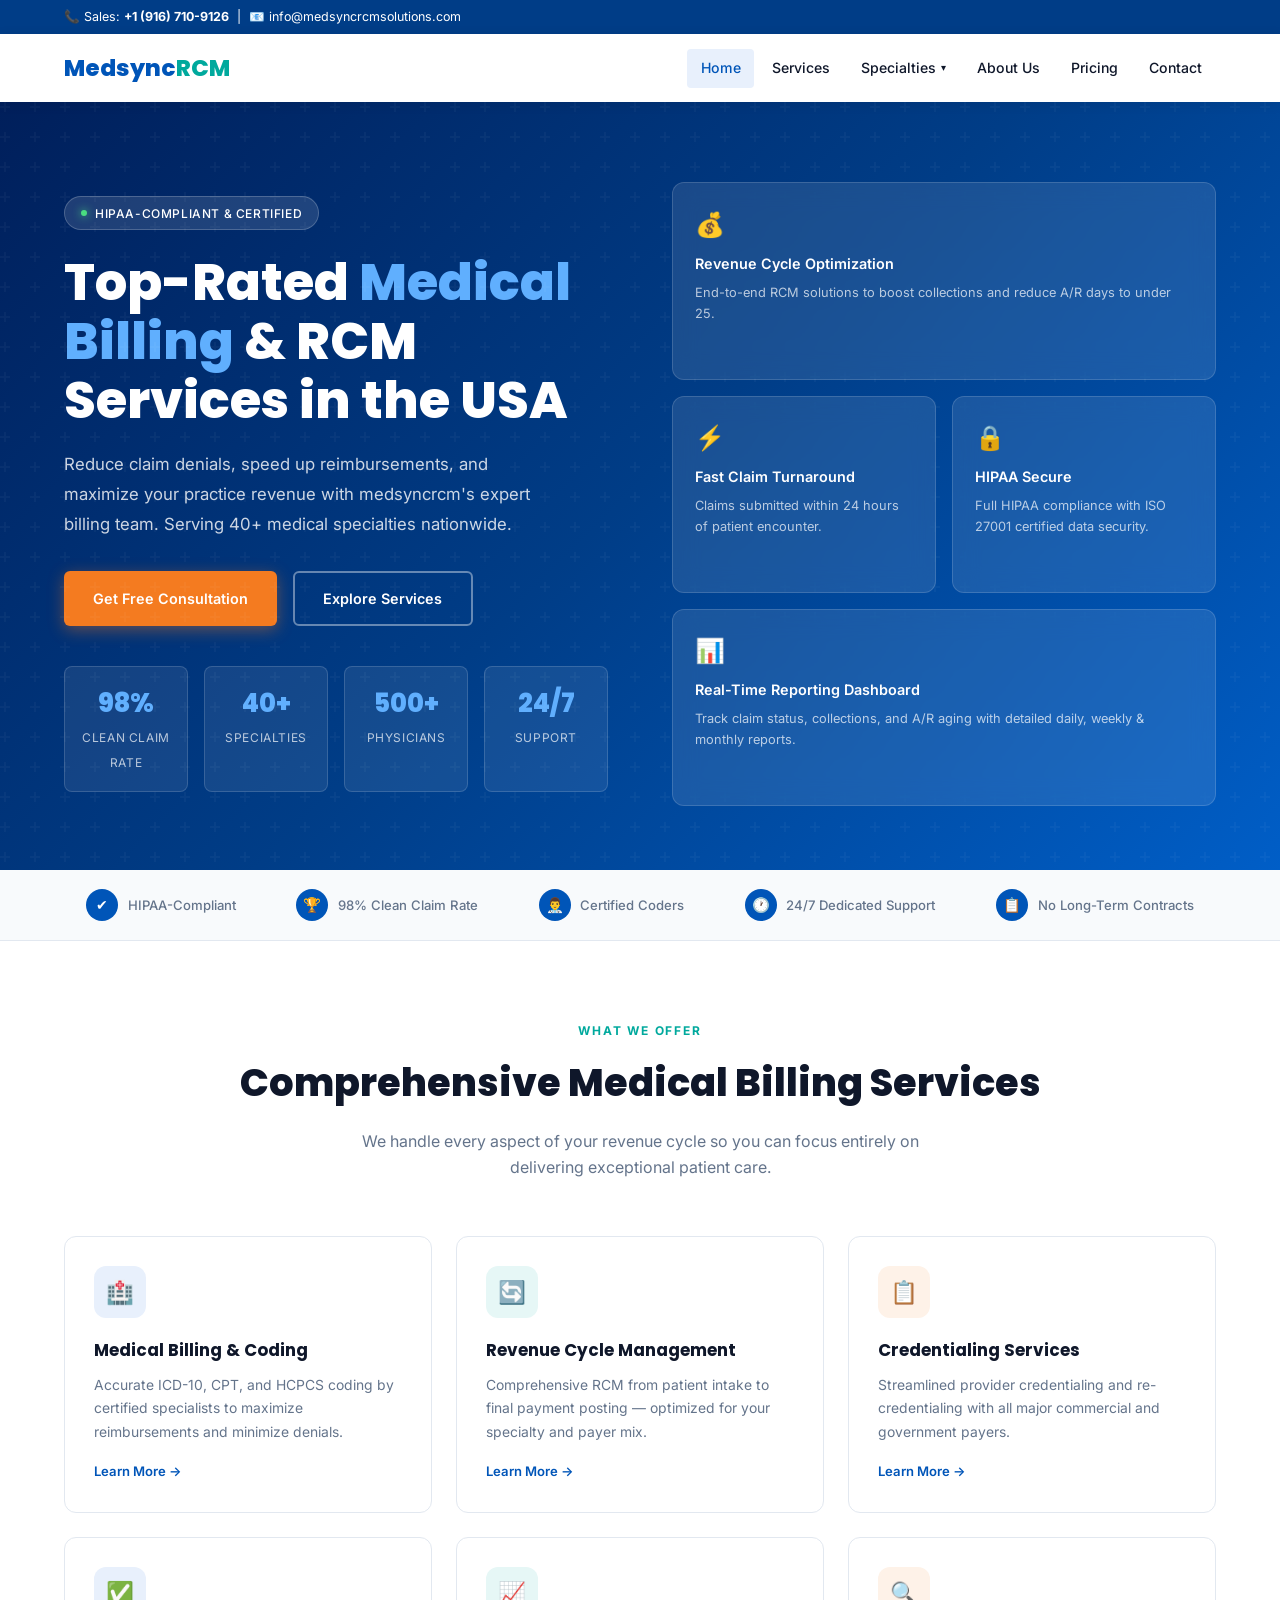
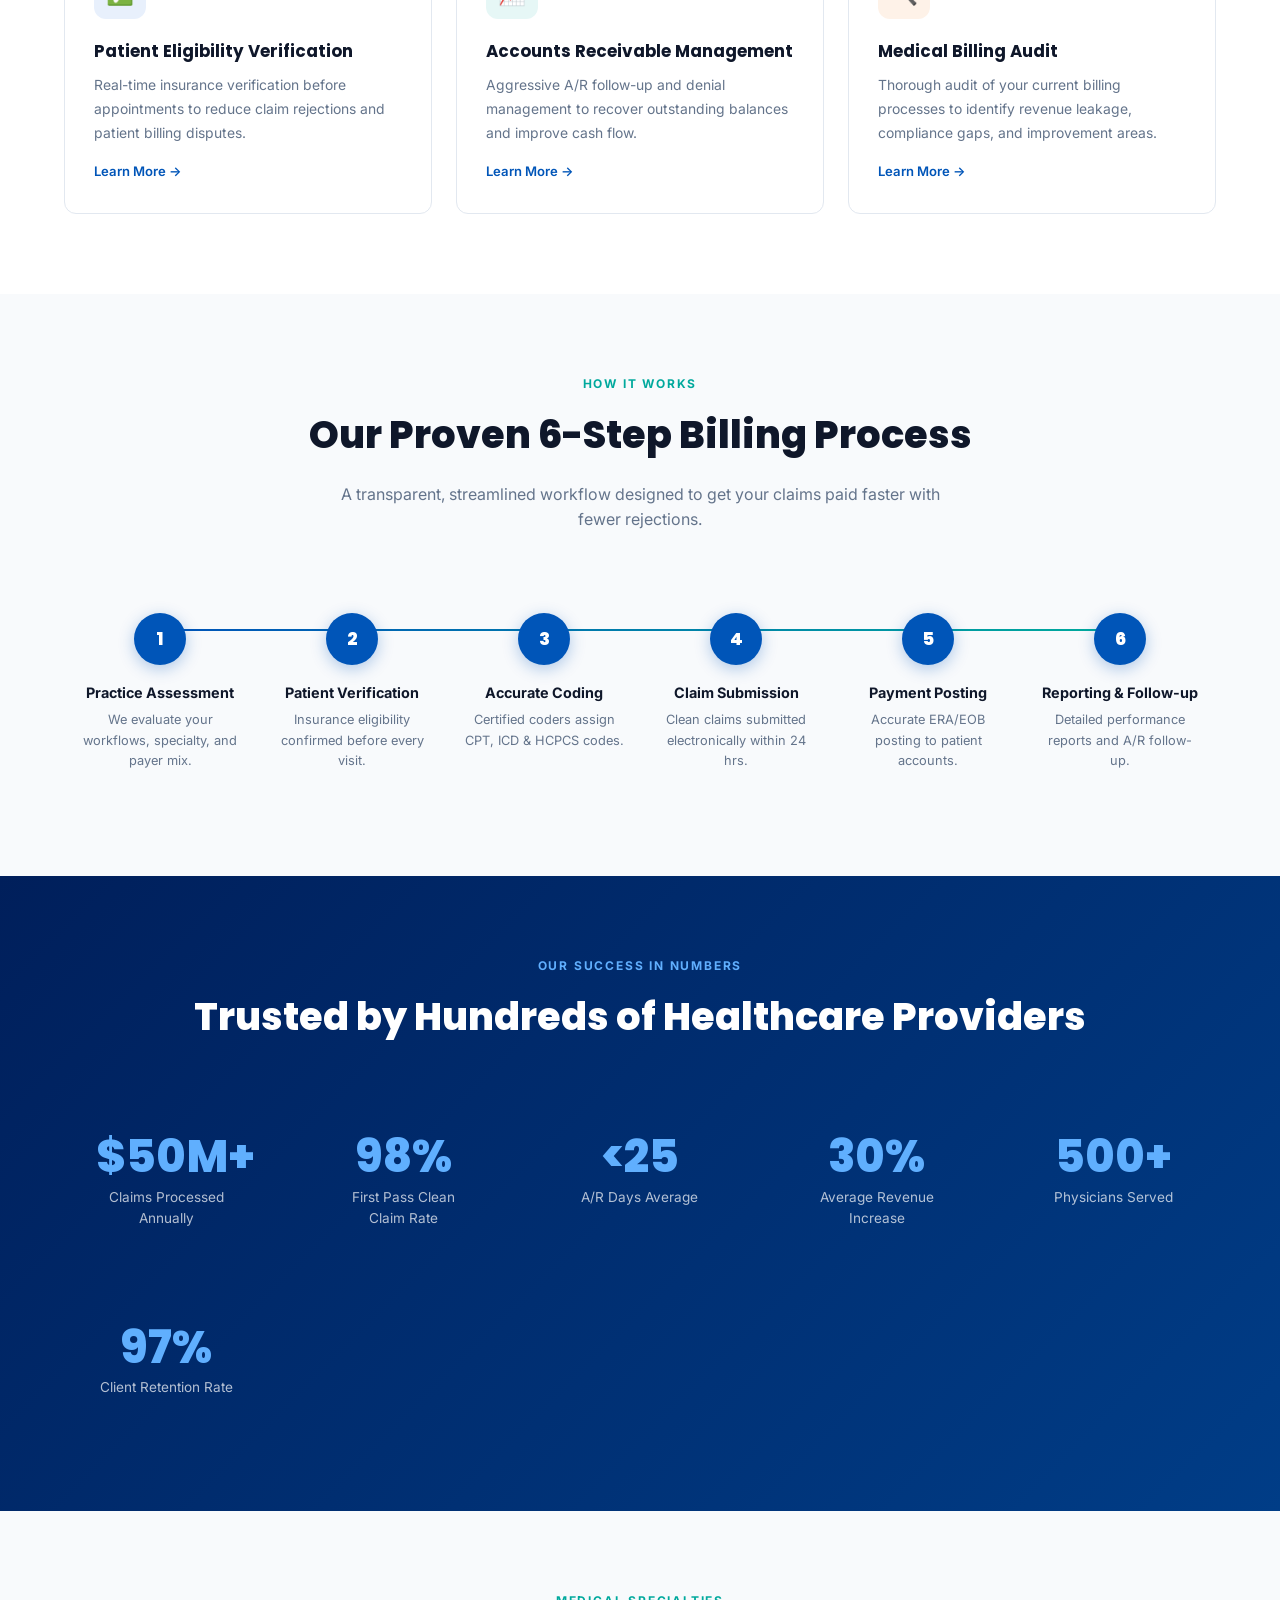
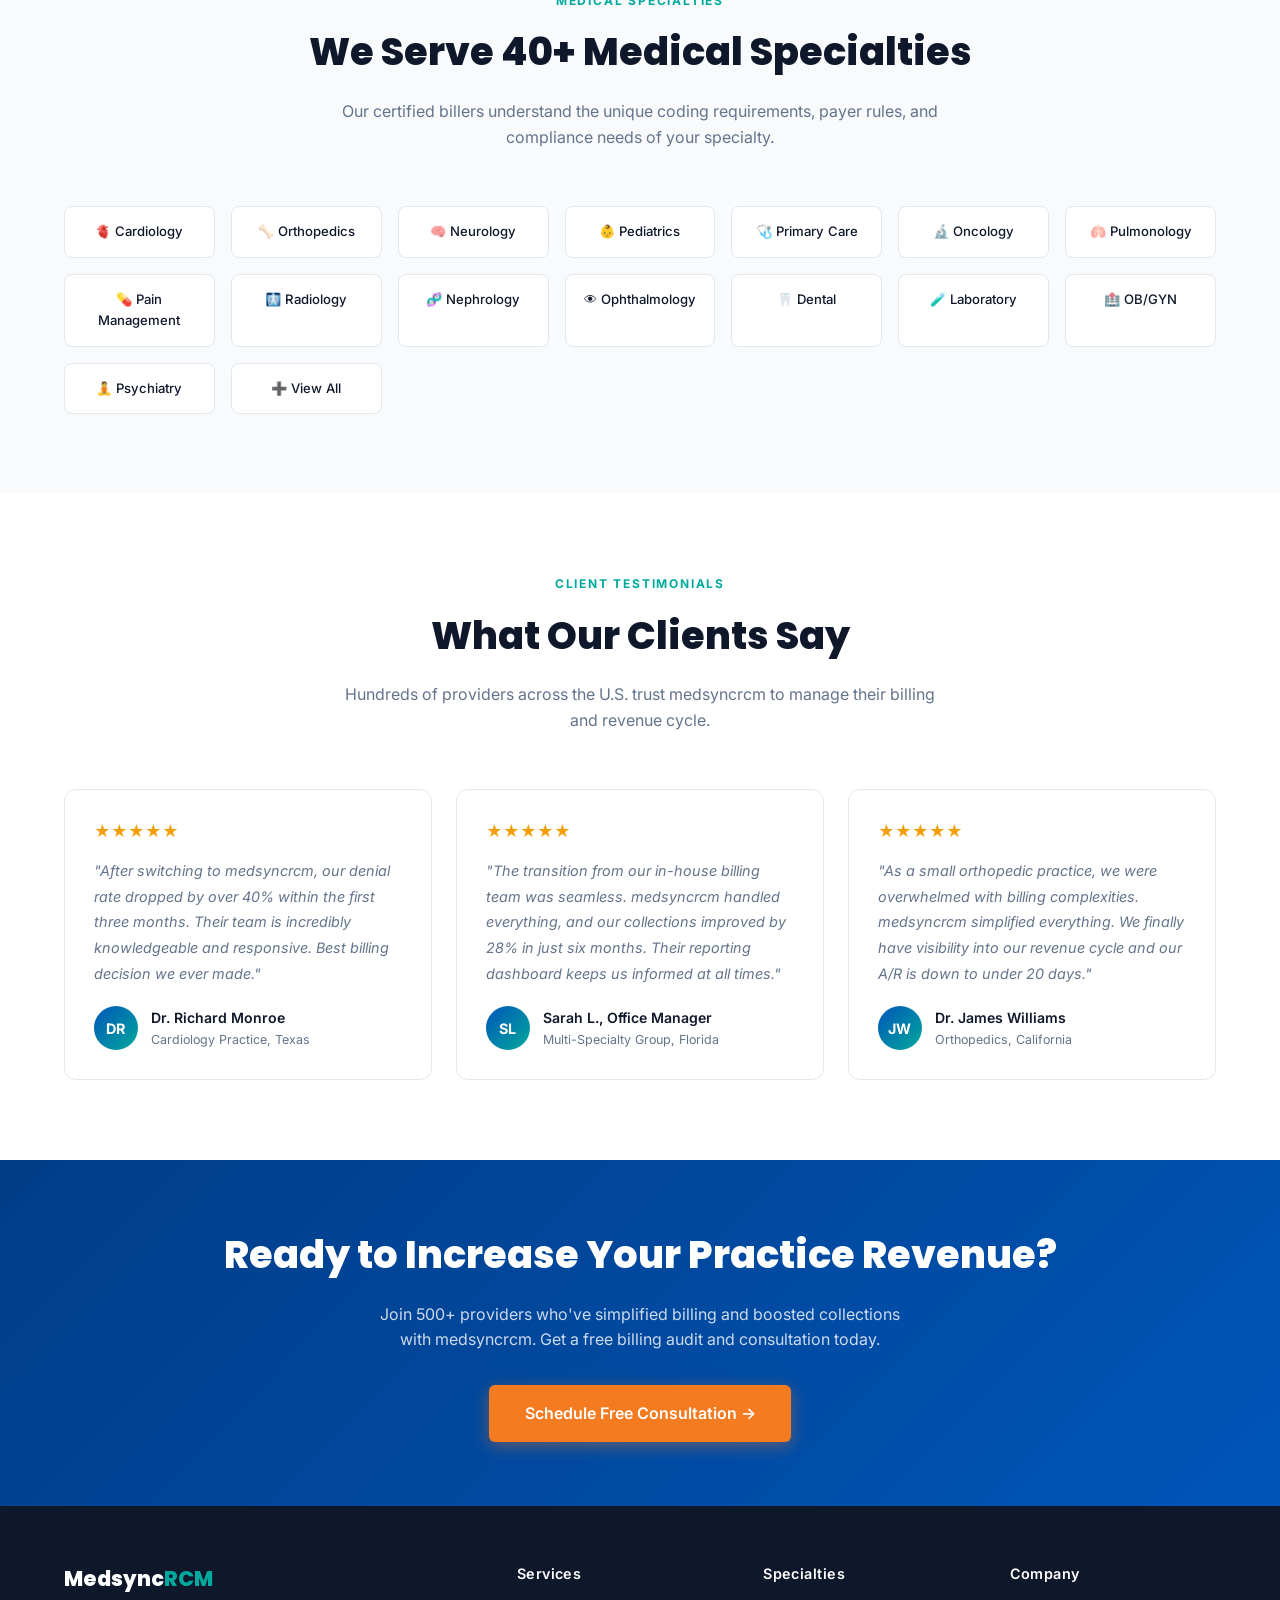
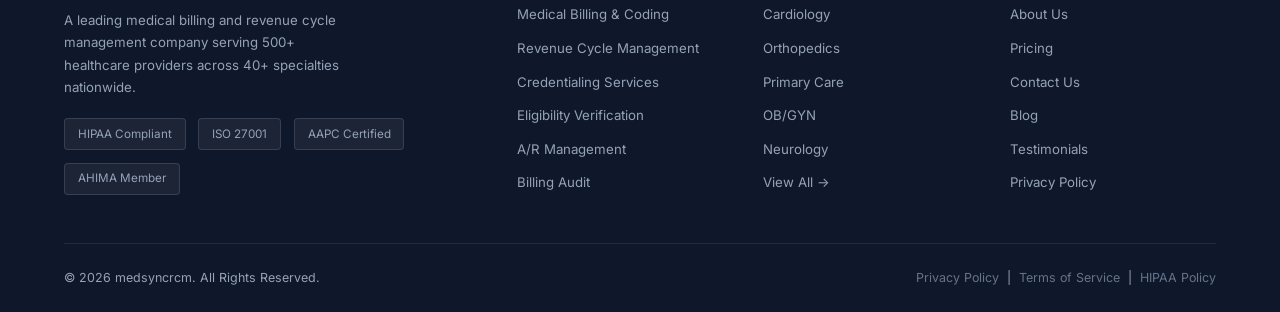
<file: index.html>
<!DOCTYPE html>
<html lang="en">
<head>
<meta charset="UTF-8"/>
<link rel="icon" type="image/x-icon" href="/favicon.ico">
<meta name="viewport" content="width=device-width,initial-scale=1"/>
<title>Medsync | Medical Billing & RCM Services</title>
<link href="https://fonts.googleapis.com/css2?family=Inter:wght@300;400;500;600;700;800&family=Poppins:wght@400;600;700;800&display=swap" rel="stylesheet"/>
<link rel="stylesheet" href="css/styles.css"/>
</head>
<body>

<!-- TOPBAR -->
<div class="topbar">
  <div class="tb-inner">
    <span>📞 Sales: <strong>+1 (916) 710-9126</strong> &nbsp;|&nbsp; 📧 info@medsyncrcmsolutions.com</span>
    <!-- <span>
      <a href="#">Practice Login</a>
      <a href="#">Patient Portal</a>
    </span> -->
  </div>
</div>

<!-- NAVBAR -->
<nav id="navbar">
  <div class="nav-inner">
    <a href="index.html" class="logo" style="cursor:pointer">Medsync<span>RCM</span></a>
    <ul class="nav-links" id="navLinks">
      <li><a href="index.html" class="active">Home</a></li>
    <li>
        <a href="services.html">Services</a>
    </li>
      <li>
        <a href="specialties.html">Specialties <span class="arr">▾</span></a>
        <ul class="dropdown">
          <li><a href="specialties.html">Cardiology</a></li>
          <li><a href="specialties.html">Orthopedics</a></li>
          <li><a href="specialties.html">Primary Care</a></li>
          <li><a href="specialties.html">OB/GYN</a></li>
          <li><a href="specialties.html">Neurology</a></li>
          <li><a href="specialties.html">View All Specialties →</a></li>
        </ul>
      </li>
      <li><a href="about.html">About Us</a></li>
      <li><a href="pricing.html">Pricing</a></li>
      <li><a href="contact.html">Contact</a></li>
      <!-- <li><a href="contact.html" class="btn nav-cta">Free Consultation</a></li> -->
    </ul>
    <div class="hamburger" onclick="toggleMenu()">
      <span></span><span></span><span></span>
    </div>
  </div>
</nav>

<!-- HERO -->
<section class="hero">
  <div class="hero-inner">
    <div class="hero-text">
      <div class="hero-badge"><span class="hero-badge-dot"></span> HIPAA-Compliant & Certified</div>
      <h1>Top-Rated <em>Medical Billing</em> & RCM Services in the USA</h1>
      <p>Reduce claim denials, speed up reimbursements, and maximize your practice revenue with medsyncrcm's expert billing team. Serving 40+ medical specialties nationwide.</p>
      <div class="hero-btns">
        <a href="contact.html" class="btn btn-primary">Get Free Consultation</a>
        <a href="services.html" class="btn btn-outline">Explore Services</a>
      </div>
      <div class="hero-stats">
        <div class="hero-stat"><strong>98%</strong><span>Clean Claim Rate</span></div>
        <div class="hero-stat"><strong>40+</strong><span>Specialties</span></div>
        <div class="hero-stat"><strong>500+</strong><span>Physicians</span></div>
        <div class="hero-stat"><strong>24/7</strong><span>Support</span></div>
      </div>
    </div>
    <div class="hero-visual">
      <div class="hero-card">
        <div class="hc-icon">💰</div>
        <h4>Revenue Cycle Optimization</h4>
        <p>End-to-end RCM solutions to boost collections and reduce A/R days to under 25.</p>
      </div>
      <div class="hero-card-row">
        <div class="hero-card">
          <div class="hc-icon">⚡</div>
          <h4>Fast Claim Turnaround</h4>
          <p>Claims submitted within 24 hours of patient encounter.</p>
        </div>
        <div class="hero-card">
          <div class="hc-icon">🔒</div>
          <h4>HIPAA Secure</h4>
          <p>Full HIPAA compliance with ISO 27001 certified data security.</p>
        </div>
      </div>
      <div class="hero-card">
        <div class="hc-icon">📊</div>
        <h4>Real-Time Reporting Dashboard</h4>
        <p>Track claim status, collections, and A/R aging with detailed daily, weekly & monthly reports.</p>
      </div>
    </div>
  </div>
</section>

<!-- TRUST BAR -->
<div class="trust-bar">
  <div class="trust-inner">
    <div class="trust-item"><div class="trust-icon">✔</div> HIPAA-Compliant</div>
    <div class="trust-item"><div class="trust-icon">🏆</div> 98% Clean Claim Rate</div>
    <div class="trust-item"><div class="trust-icon">👨‍⚕️</div> Certified Coders</div>
    <div class="trust-item"><div class="trust-icon">🕐</div> 24/7 Dedicated Support</div>
    <div class="trust-item"><div class="trust-icon">📋</div> No Long-Term Contracts</div>
  </div>
</div>

<!-- SERVICES -->
<section class="section">
  <div class="container">
    <div class="section-head">
      <span class="section-label">What We Offer</span>
      <h2>Comprehensive Medical Billing Services</h2>
      <p>We handle every aspect of your revenue cycle so you can focus entirely on delivering exceptional patient care.</p>
    </div>
    <div class="services-grid">
      <a href="services.html" class="service-card">
        <div class="svc-icon blue">🏥</div>
        <h3>Medical Billing & Coding</h3>
        <p>Accurate ICD-10, CPT, and HCPCS coding by certified specialists to maximize reimbursements and minimize denials.</p>
        <span class="learn-more">Learn More →</span>
      </a>
      <a href="services.html" class="service-card">
        <div class="svc-icon teal">🔄</div>
        <h3>Revenue Cycle Management</h3>
        <p>Comprehensive RCM from patient intake to final payment posting — optimized for your specialty and payer mix.</p>
        <span class="learn-more">Learn More →</span>
      </a>
      <a href="services.html" class="service-card">
        <div class="svc-icon orange">📋</div>
        <h3>Credentialing Services</h3>
        <p>Streamlined provider credentialing and re-credentialing with all major commercial and government payers.</p>
        <span class="learn-more">Learn More →</span>
      </a>
      <a href="services.html" class="service-card">
        <div class="svc-icon blue">✅</div>
        <h3>Patient Eligibility Verification</h3>
        <p>Real-time insurance verification before appointments to reduce claim rejections and patient billing disputes.</p>
        <span class="learn-more">Learn More →</span>
      </a>
      <a href="services.html" class="service-card">
        <div class="svc-icon teal">📈</div>
        <h3>Accounts Receivable Management</h3>
        <p>Aggressive A/R follow-up and denial management to recover outstanding balances and improve cash flow.</p>
        <span class="learn-more">Learn More →</span>
      </a>
      <a href="services.html" class="service-card">
        <div class="svc-icon orange">🔍</div>
        <h3>Medical Billing Audit</h3>
        <p>Thorough audit of your current billing processes to identify revenue leakage, compliance gaps, and improvement areas.</p>
        <span class="learn-more">Learn More →</span>
      </a>
    </div>
  </div>
</section>

<!-- PROCESS -->
<section class="section section-alt">
  <div class="container">
    <div class="section-head">
      <span class="section-label">How It Works</span>
      <h2>Our Proven 6-Step Billing Process</h2>
      <p>A transparent, streamlined workflow designed to get your claims paid faster with fewer rejections.</p>
    </div>
    <div class="process-steps">
      <div class="process-step"><div class="step-num">1</div><h4>Practice Assessment</h4><p>We evaluate your workflows, specialty, and payer mix.</p></div>
      <div class="process-step"><div class="step-num">2</div><h4>Patient Verification</h4><p>Insurance eligibility confirmed before every visit.</p></div>
      <div class="process-step"><div class="step-num">3</div><h4>Accurate Coding</h4><p>Certified coders assign CPT, ICD & HCPCS codes.</p></div>
      <div class="process-step"><div class="step-num">4</div><h4>Claim Submission</h4><p>Clean claims submitted electronically within 24 hrs.</p></div>
      <div class="process-step"><div class="step-num">5</div><h4>Payment Posting</h4><p>Accurate ERA/EOB posting to patient accounts.</p></div>
      <div class="process-step"><div class="step-num">6</div><h4>Reporting & Follow-up</h4><p>Detailed performance reports and A/R follow-up.</p></div>
    </div>
  </div>
</section>

<!-- STATS -->
<section class="section" style="background:linear-gradient(135deg,#001f5b,#003d87);color:#fff">
  <div class="container">
    <div class="section-head">
      <span class="section-label" style="color:#60affe">Our Success in Numbers</span>
      <h2 style="color:#fff">Trusted by Hundreds of Healthcare Providers</h2>
    </div>
    <div class="stats-grid">
      <div class="stat-card"><span class="stat-num" style="color:#60affe">$50M+</span><span class="stat-label" style="color:rgba(255,255,255,.7)">Claims Processed Annually</span></div>
      <div class="stat-card"><span class="stat-num" style="color:#60affe">98%</span><span class="stat-label" style="color:rgba(255,255,255,.7)">First Pass Clean Claim Rate</span></div>
      <div class="stat-card"><span class="stat-num" style="color:#60affe">&lt;25</span><span class="stat-label" style="color:rgba(255,255,255,.7)">A/R Days Average</span></div>
      <div class="stat-card"><span class="stat-num" style="color:#60affe">30%</span><span class="stat-label" style="color:rgba(255,255,255,.7)">Average Revenue Increase</span></div>
      <div class="stat-card"><span class="stat-num" style="color:#60affe">500+</span><span class="stat-label" style="color:rgba(255,255,255,.7)">Physicians Served</span></div>
      <div class="stat-card"><span class="stat-num" style="color:#60affe">97%</span><span class="stat-label" style="color:rgba(255,255,255,.7)">Client Retention Rate</span></div>
    </div>
  </div>
</section>

<!-- SPECIALTIES -->
<section class="section section-alt">
  <div class="container">
    <div class="section-head">
      <span class="section-label">Medical Specialties</span>
      <h2>We Serve 40+ Medical Specialties</h2>
      <p>Our certified billers understand the unique coding requirements, payer rules, and compliance needs of your specialty.</p>
    </div>
    <div class="specialties-grid">
      <a href="specialties.html" class="specialty-pill">🫀 Cardiology</a>
      <a href="specialties.html" class="specialty-pill">🦴 Orthopedics</a>
      <a href="specialties.html" class="specialty-pill">🧠 Neurology</a>
      <a href="specialties.html" class="specialty-pill">👶 Pediatrics</a>
      <a href="specialties.html" class="specialty-pill">🩺 Primary Care</a>
      <a href="specialties.html" class="specialty-pill">🔬 Oncology</a>
      <a href="specialties.html" class="specialty-pill">🫁 Pulmonology</a>
      <a href="specialties.html" class="specialty-pill">💊 Pain Management</a>
      <a href="specialties.html" class="specialty-pill">🩻 Radiology</a>
      <a href="specialties.html" class="specialty-pill">🧬 Nephrology</a>
      <a href="specialties.html" class="specialty-pill">👁 Ophthalmology</a>
      <a href="specialties.html" class="specialty-pill">🦷 Dental</a>
      <a href="specialties.html" class="specialty-pill">🧪 Laboratory</a>
      <a href="specialties.html" class="specialty-pill">🏥 OB/GYN</a>
      <a href="specialties.html" class="specialty-pill">🧘 Psychiatry</a>
      <a href="specialties.html" class="specialty-pill">➕ View All</a>
    </div>
  </div>
</section>

<!-- TESTIMONIALS -->
<section class="section">
  <div class="container">
    <div class="section-head">
      <span class="section-label">Client Testimonials</span>
      <h2>What Our Clients Say</h2>
      <p>Hundreds of providers across the U.S. trust medsyncrcm to manage their billing and revenue cycle.</p>
    </div>
    <div class="testimonials-grid">
      <div class="testi-card">
        <div class="testi-stars">★★★★★</div>
        <p class="testi-text">"After switching to medsyncrcm, our denial rate dropped by over 40% within the first three months. Their team is incredibly knowledgeable and responsive. Best billing decision we ever made."</p>
        <div class="testi-author"><div class="testi-avatar">DR</div><div><div class="testi-name">Dr. Richard Monroe</div><div class="testi-role">Cardiology Practice, Texas</div></div></div>
      </div>
      <div class="testi-card">
        <div class="testi-stars">★★★★★</div>
        <p class="testi-text">"The transition from our in-house billing team was seamless. medsyncrcm handled everything, and our collections improved by 28% in just six months. Their reporting dashboard keeps us informed at all times."</p>
        <div class="testi-author"><div class="testi-avatar">SL</div><div><div class="testi-name">Sarah L., Office Manager</div><div class="testi-role">Multi-Specialty Group, Florida</div></div></div>
      </div>
      <div class="testi-card">
        <div class="testi-stars">★★★★★</div>
        <p class="testi-text">"As a small orthopedic practice, we were overwhelmed with billing complexities. medsyncrcm simplified everything. We finally have visibility into our revenue cycle and our A/R is down to under 20 days."</p>
        <div class="testi-author"><div class="testi-avatar">JW</div><div><div class="testi-name">Dr. James Williams</div><div class="testi-role">Orthopedics, California</div></div></div>
      </div>
    </div>
  </div>
</section>

<!-- CTA BAND -->
<div class="cta-band">
  <div class="container">
    <h2>Ready to Increase Your Practice Revenue?</h2>
    <p>Join 500+ providers who've simplified billing and boosted collections with medsyncrcm. Get a free billing audit and consultation today.</p>
    <a href="contact.html" class="btn btn-primary">Schedule Free Consultation →</a>
  </div>
</div>

<!-- FOOTER -->
<footer>
  <div class="container">
    <div class="footer-grid">
      <div class="footer-brand">
        <a href="index.html" class="logo">Medsync<span style="color:var(--teal)">RCM</span></a>
        <p>A leading medical billing and revenue cycle management company serving 500+ healthcare providers across 40+ specialties nationwide.</p>
        <div class="footer-badges">
          <span class="fbadge">HIPAA Compliant</span>
          <span class="fbadge">ISO 27001</span>
          <span class="fbadge">AAPC Certified</span>
          <span class="fbadge">AHIMA Member</span>
        </div>
      </div>
      <div class="footer-col">
        <h4>Services</h4>
        <ul>
          <li><a href="services.html">Medical Billing & Coding</a></li>
          <li><a href="services.html">Revenue Cycle Management</a></li>
          <li><a href="services.html">Credentialing Services</a></li>
          <li><a href="services.html">Eligibility Verification</a></li>
          <li><a href="services.html">A/R Management</a></li>
          <li><a href="services.html">Billing Audit</a></li>
        </ul>
      </div>
      <div class="footer-col">
        <h4>Specialties</h4>
        <ul>
          <li><a href="specialties.html">Cardiology</a></li>
          <li><a href="specialties.html">Orthopedics</a></li>
          <li><a href="specialties.html">Primary Care</a></li>
          <li><a href="specialties.html">OB/GYN</a></li>
          <li><a href="specialties.html">Neurology</a></li>
          <li><a href="specialties.html">View All →</a></li>
        </ul>
      </div>
      <div class="footer-col">
        <h4>Company</h4>
        <ul>
          <li><a href="about.html">About Us</a></li>
          <li><a href="pricing.html">Pricing</a></li>
          <li><a href="contact.html">Contact Us</a></li>
          <li><a href="#">Blog</a></li>
          <li><a href="#">Testimonials</a></li>
          <li><a href="#">Privacy Policy</a></li>
        </ul>
      </div>
    </div>
    <div class="footer-bottom">
      <span>© 2026 medsyncrcm. All Rights Reserved.</span>
      <span>
        <a href="#">Privacy Policy</a> &nbsp;|&nbsp;
        <a href="#">Terms of Service</a> &nbsp;|&nbsp;
        <a href="#">HIPAA Policy</a>
      </span>
    </div>
  </div>
</footer>

<script>
function toggleMenu(){
  document.getElementById('navLinks').classList.toggle('open');
}
document.querySelectorAll('.nav-links a').forEach(a=>{
  a.addEventListener('click',()=>document.getElementById('navLinks').classList.remove('open'));
});
</script>
</body>
</html>
</file>
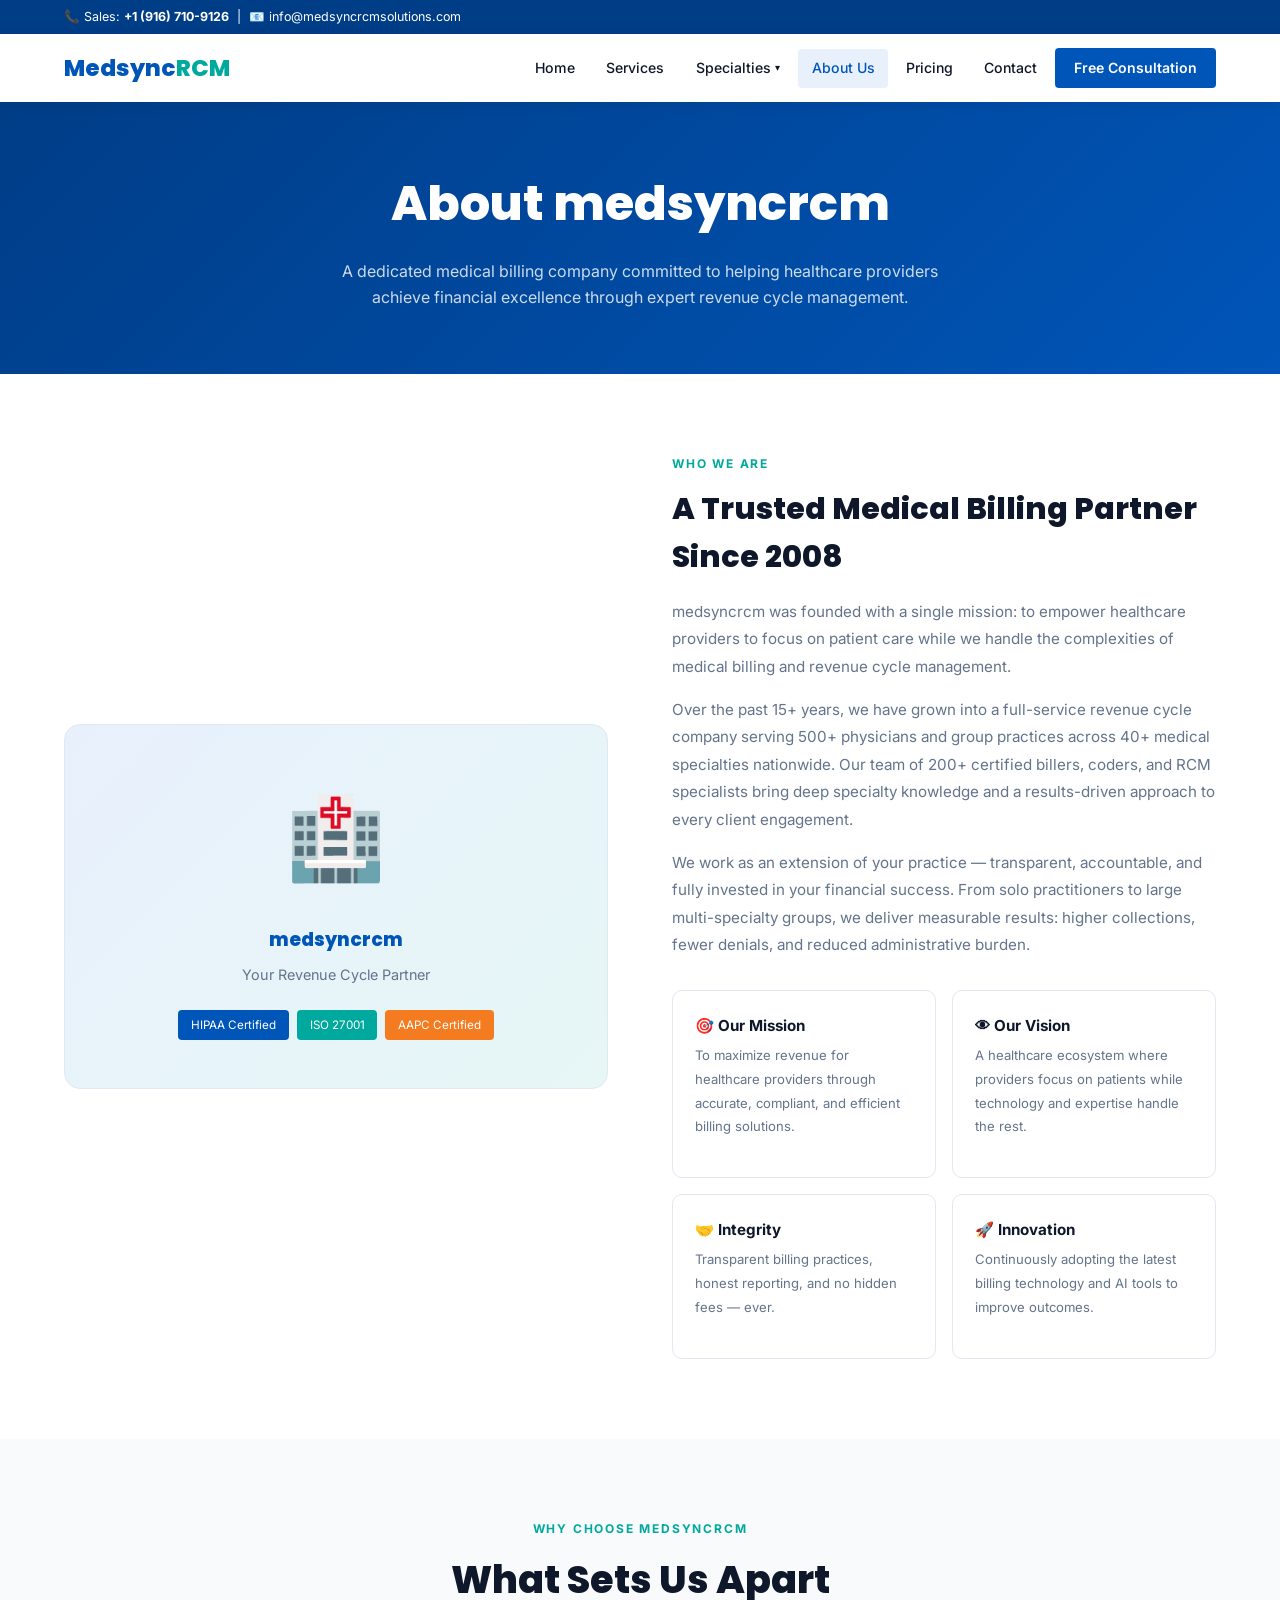
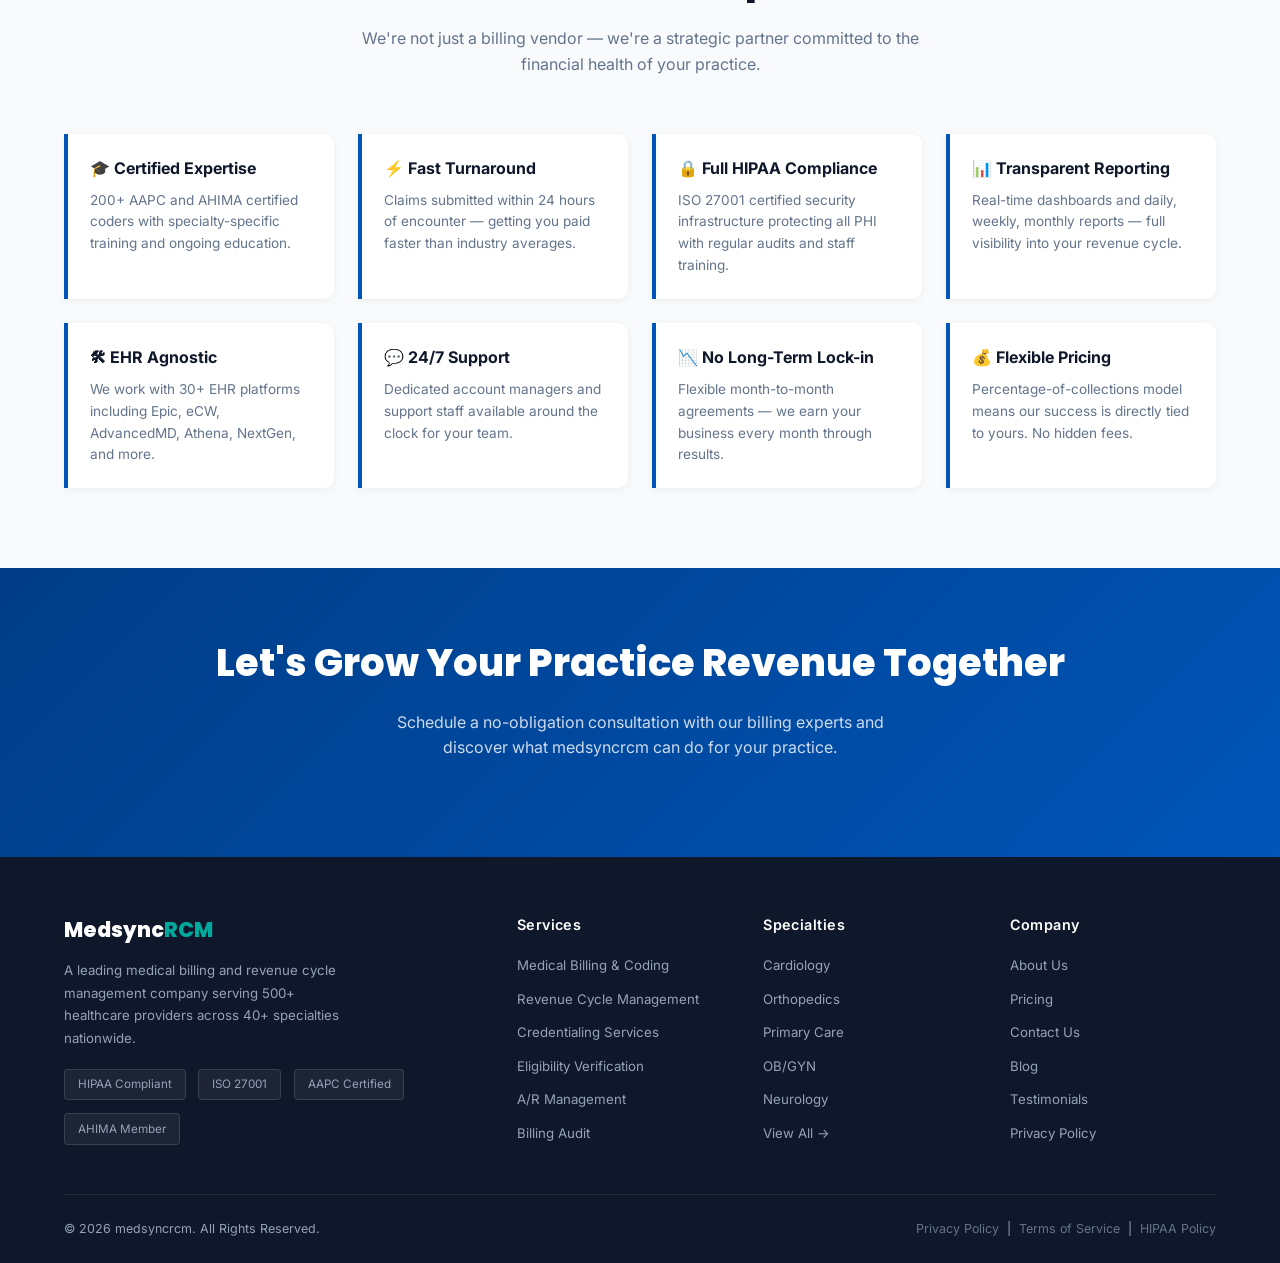
<file: about.html>
<!DOCTYPE html>
<html lang="en">
<head>
<meta charset="UTF-8"/>
<link rel="icon" type="image/x-icon" href="/favicon.ico">
<meta name="viewport" content="width=device-width,initial-scale=1"/>
<title>About Us | Medsync Medical Billing & RCM</title>
<link href="https://fonts.googleapis.com/css2?family=Inter:wght@300;400;500;600;700;800&family=Poppins:wght@400;600;700;800&display=swap" rel="stylesheet"/>
<link rel="stylesheet" href="css/styles.css"/>
</head>
<body>

<!-- TOPBAR -->
<div class="topbar">
  <div class="tb-inner">
    <span>📞 Sales: <strong>+1 (916) 710-9126</strong> &nbsp;|&nbsp; 📧 info@medsyncrcmsolutions.com</span>
    <!-- <span>
      <a href="#">Practice Login</a>
      <a href="#">Patient Portal</a>
    </span> -->
  </div>
</div>

<!-- NAVBAR -->
<nav id="navbar">
  <div class="nav-inner">
    <a href="index.html" class="logo" style="cursor:pointer">Medsync<span>RCM</span></a>
    <ul class="nav-links" id="navLinks">
    <li><a href="index.html">Home</a></li>
    <li>
        <a href="services.html">Services</a>
    </li>
      <!-- <li>
        <a href="services.html">Services <span class="arr">▾</span></a>
        <ul class="dropdown">
          <li><a href="services.html">Medical Billing & Coding</a></li>
          <li><a href="services.html">Revenue Cycle Management</a></li>
          <li><a href="services.html">Credentialing Services</a></li>
          <li><a href="services.html">Patient Eligibility Verification</a></li>
          <li><a href="services.html">AR Management</a></li>
          <li><a href="services.html">Medical Coding Audit</a></li>
        </ul>
      </li> -->
      <li>
        <a href="specialties.html">Specialties <span class="arr">▾</span></a>
        <ul class="dropdown">
          <li><a href="specialties.html">Cardiology</a></li>
          <li><a href="specialties.html">Orthopedics</a></li>
          <li><a href="specialties.html">Primary Care</a></li>
          <li><a href="specialties.html">OB/GYN</a></li>
          <li><a href="specialties.html">Neurology</a></li>
          <li><a href="specialties.html">View All Specialties →</a></li>
        </ul>
      </li>
      <li><a href="about.html" class="active">About Us</a></li>
      <li><a href="pricing.html">Pricing</a></li>
      <li><a href="contact.html">Contact</a></li>
      <li><a href="contact.html" class="btn nav-cta">Free Consultation</a></li>
    </ul>
    <div class="hamburger" onclick="toggleMenu()">
      <span></span><span></span><span></span>
    </div>
  </div>
</nav>

<!-- ABOUT HERO -->
<div class="about-hero">
  <div class="container">
    <h1>About medsyncrcm</h1>
    <p>A dedicated medical billing company committed to helping healthcare providers achieve financial excellence through expert revenue cycle management.</p>
  </div>
</div>

<!-- WHO WE ARE -->
<section class="section">
  <div class="container">
    <div class="about-grid">
      <div class="about-img-placeholder">
        <div class="big-icon">🏥</div>
        <h3 style="color:var(--blue);font-family:Poppins,sans-serif;font-weight:800">medsyncrcm</h3>
        <p style="color:var(--gray);font-size:.9rem;margin-top:.5rem">Your Revenue Cycle Partner</p>
        <div style="display:flex;gap:.5rem;margin-top:1.5rem;flex-wrap:wrap;justify-content:center">
          <div class="fbadge" style="background:var(--blue);color:#fff;border:none">HIPAA Certified</div>
          <div class="fbadge" style="background:var(--teal);color:#fff;border:none">ISO 27001</div>
          <div class="fbadge" style="background:var(--orange);color:#fff;border:none">AAPC Certified</div>
        </div>
      </div>
      <div class="about-content">
        <span class="section-label">Who We Are</span>
        <h2>A Trusted Medical Billing Partner Since 2008</h2>
        <p>medsyncrcm was founded with a single mission: to empower healthcare providers to focus on patient care while we handle the complexities of medical billing and revenue cycle management.</p>
        <p>Over the past 15+ years, we have grown into a full-service revenue cycle company serving 500+ physicians and group practices across 40+ medical specialties nationwide. Our team of 200+ certified billers, coders, and RCM specialists bring deep specialty knowledge and a results-driven approach to every client engagement.</p>
        <p>We work as an extension of your practice — transparent, accountable, and fully invested in your financial success. From solo practitioners to large multi-specialty groups, we deliver measurable results: higher collections, fewer denials, and reduced administrative burden.</p>
        <div class="values-grid">
          <div class="value-card"><h4>🎯 Our Mission</h4><p>To maximize revenue for healthcare providers through accurate, compliant, and efficient billing solutions.</p></div>
          <div class="value-card"><h4>👁 Our Vision</h4><p>A healthcare ecosystem where providers focus on patients while technology and expertise handle the rest.</p></div>
          <div class="value-card"><h4>🤝 Integrity</h4><p>Transparent billing practices, honest reporting, and no hidden fees — ever.</p></div>
          <div class="value-card"><h4>🚀 Innovation</h4><p>Continuously adopting the latest billing technology and AI tools to improve outcomes.</p></div>
        </div>
      </div>
    </div>
  </div>
</section>

<!-- WHY CHOOSE US -->
<section class="section section-alt">
  <div class="container">
    <div class="section-head">
      <span class="section-label">Why Choose medsyncrcm</span>
      <h2>What Sets Us Apart</h2>
      <p>We're not just a billing vendor — we're a strategic partner committed to the financial health of your practice.</p>
    </div>
    <div class="why-grid">
      <div class="why-card"><h4>🎓 Certified Expertise</h4><p>200+ AAPC and AHIMA certified coders with specialty-specific training and ongoing education.</p></div>
      <div class="why-card"><h4>⚡ Fast Turnaround</h4><p>Claims submitted within 24 hours of encounter — getting you paid faster than industry averages.</p></div>
      <div class="why-card"><h4>🔒 Full HIPAA Compliance</h4><p>ISO 27001 certified security infrastructure protecting all PHI with regular audits and staff training.</p></div>
      <div class="why-card"><h4>📊 Transparent Reporting</h4><p>Real-time dashboards and daily, weekly, monthly reports — full visibility into your revenue cycle.</p></div>
      <div class="why-card"><h4>🛠 EHR Agnostic</h4><p>We work with 30+ EHR platforms including Epic, eCW, AdvancedMD, Athena, NextGen, and more.</p></div>
      <div class="why-card"><h4>💬 24/7 Support</h4><p>Dedicated account managers and support staff available around the clock for your team.</p></div>
      <div class="why-card"><h4>📉 No Long-Term Lock-in</h4><p>Flexible month-to-month agreements — we earn your business every month through results.</p></div>
      <div class="why-card"><h4>💰 Flexible Pricing</h4><p>Percentage-of-collections model means our success is directly tied to yours. No hidden fees.</p></div>
    </div>
  </div>
</section>

<!-- TEAM -->
<!-- <section class="section">
  <div class="container">
    <div class="section-head">
      <span class="section-label">Our Leadership</span>
      <h2>Meet the Team Behind Your Revenue</h2>
    </div>
    <div class="team-grid">
      <div class="team-card"><div class="team-avatar">AM</div><h4>Ahmed Malik</h4><span>Chief Executive Officer</span></div>
      <div class="team-card"><div class="team-avatar">SR</div><h4>Sarah Rodriguez</h4><span>VP of Operations</span></div>
      <div class="team-card"><div class="team-avatar">JP</div><h4>James Parker</h4><span>Director of Coding</span></div>
      <div class="team-card"><div class="team-avatar">NK</div><h4>Nadia Khan</h4><span>Head of Client Success</span></div>
      <div class="team-card"><div class="team-avatar">DT</div><h4>David Torres</h4><span>RCM Technology Lead</span></div>
      <div class="team-card"><div class="team-avatar">LW</div><h4>Linda Wang</h4><span>Compliance Officer</span></div>
    </div>
  </div>
</section> -->

<!-- CTA BAND -->
<div class="cta-band">
  <div class="container">
    <h2>Let's Grow Your Practice Revenue Together</h2>
    <p>Schedule a no-obligation consultation with our billing experts and discover what medsyncrcm can do for your practice.</p>
    <!-- <a href="contact.html" class="btn btn-primary">Book Free Consultation →</a> -->
  </div>
</div>

<!-- FOOTER -->
<footer>
  <div class="container">
    <div class="footer-grid">
      <div class="footer-brand">
        <a href="index.html" class="logo">Medsync<span style="color:var(--teal)">RCM</span></a>
        <p>A leading medical billing and revenue cycle management company serving 500+ healthcare providers across 40+ specialties nationwide.</p>
        <div class="footer-badges">
          <span class="fbadge">HIPAA Compliant</span>
          <span class="fbadge">ISO 27001</span>
          <span class="fbadge">AAPC Certified</span>
          <span class="fbadge">AHIMA Member</span>
        </div>
      </div>
      <div class="footer-col">
        <h4>Services</h4>
        <ul>
          <li><a href="services.html">Medical Billing & Coding</a></li>
          <li><a href="services.html">Revenue Cycle Management</a></li>
          <li><a href="services.html">Credentialing Services</a></li>
          <li><a href="services.html">Eligibility Verification</a></li>
          <li><a href="services.html">A/R Management</a></li>
          <li><a href="services.html">Billing Audit</a></li>
        </ul>
      </div>
      <div class="footer-col">
        <h4>Specialties</h4>
        <ul>
          <li><a href="specialties.html">Cardiology</a></li>
          <li><a href="specialties.html">Orthopedics</a></li>
          <li><a href="specialties.html">Primary Care</a></li>
          <li><a href="specialties.html">OB/GYN</a></li>
          <li><a href="specialties.html">Neurology</a></li>
          <li><a href="specialties.html">View All →</a></li>
        </ul>
      </div>
      <div class="footer-col">
        <h4>Company</h4>
        <ul>
          <li><a href="about.html">About Us</a></li>
          <li><a href="pricing.html">Pricing</a></li>
          <li><a href="contact.html">Contact Us</a></li>
          <li><a href="#">Blog</a></li>
          <li><a href="#">Testimonials</a></li>
          <li><a href="#">Privacy Policy</a></li>
        </ul>
      </div>
    </div>
    <div class="footer-bottom">
      <span>© 2026 medsyncrcm. All Rights Reserved.</span>
      <span>
        <a href="#">Privacy Policy</a> &nbsp;|&nbsp;
        <a href="#">Terms of Service</a> &nbsp;|&nbsp;
        <a href="#">HIPAA Policy</a>
      </span>
    </div>
  </div>
</footer>

<script>
function toggleMenu(){
  document.getElementById('navLinks').classList.toggle('open');
}
document.querySelectorAll('.nav-links a').forEach(a=>{
  a.addEventListener('click',()=>document.getElementById('navLinks').classList.remove('open'));
});
</script>
</body>
</html>
</file>
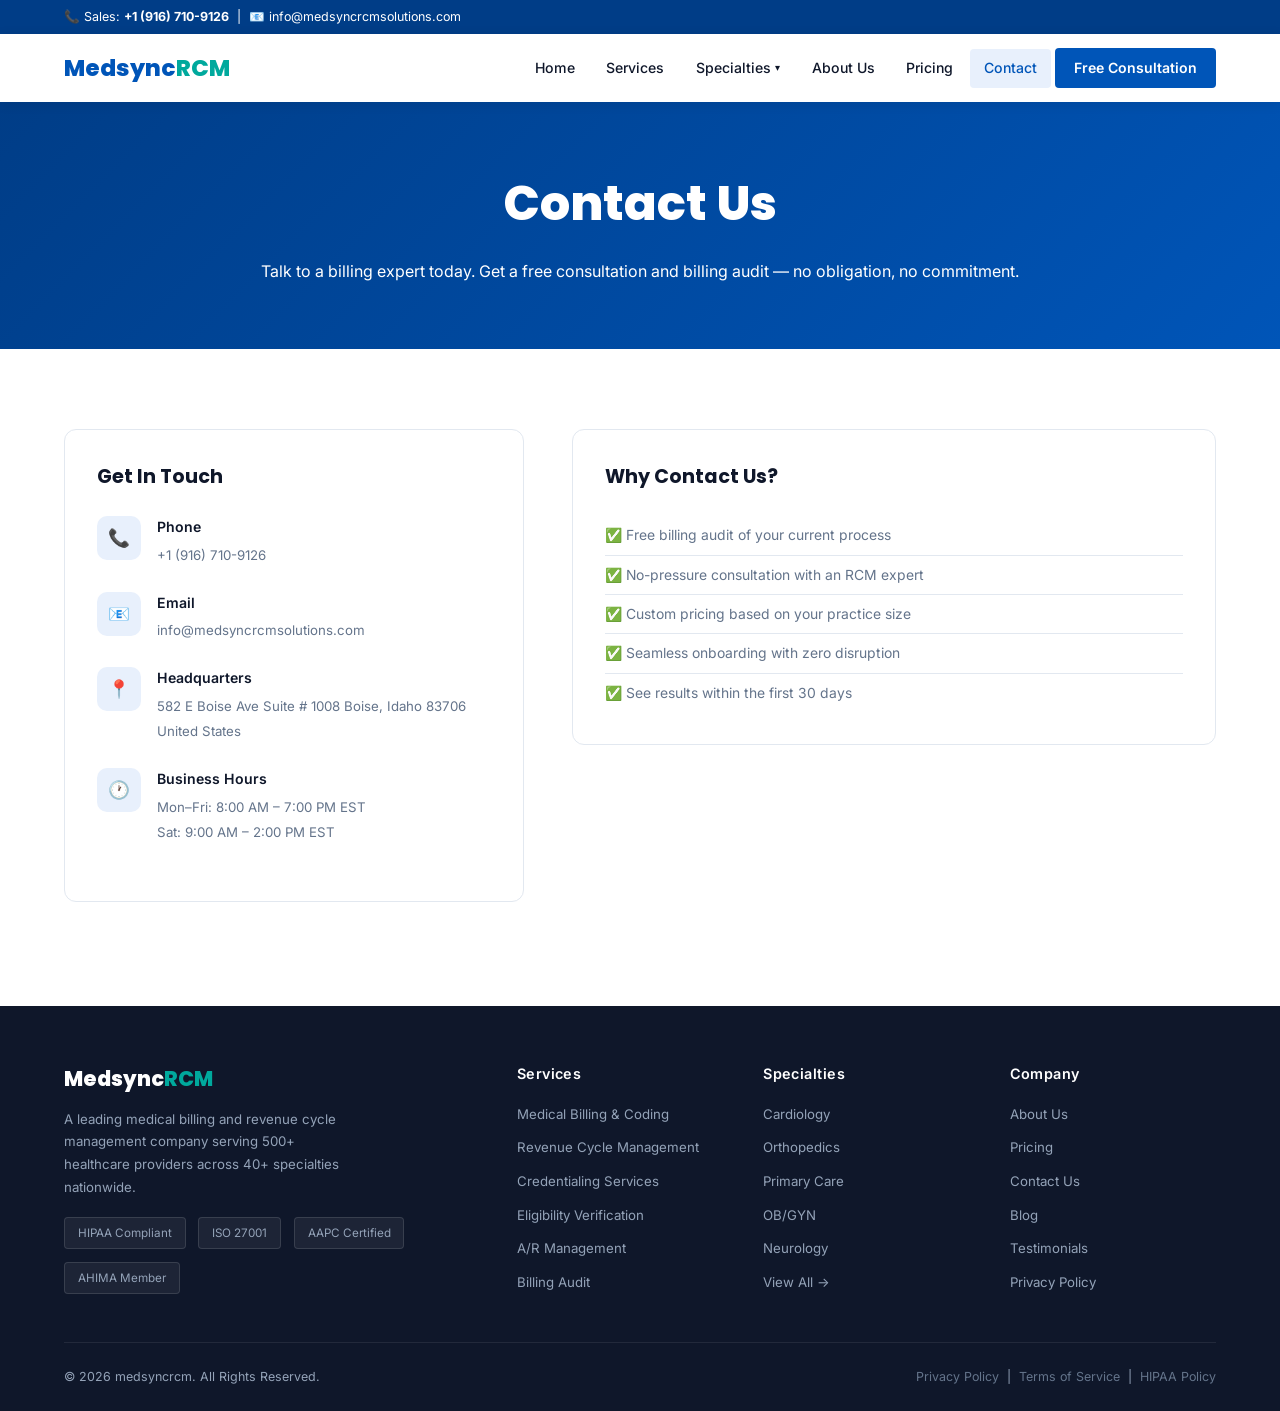
<file: contact.html>
<!DOCTYPE html>
<html lang="en">
<head>
<meta charset="UTF-8"/>
<link rel="icon" type="image/x-icon" href="/favicon.ico">
<meta name="viewport" content="width=device-width,initial-scale=1"/>
<title>Contact Us | Medsync Medical Billing & RCM</title>
<link href="https://fonts.googleapis.com/css2?family=Inter:wght@300;400;500;600;700;800&family=Poppins:wght@400;600;700;800&display=swap" rel="stylesheet"/>
<link rel="stylesheet" href="css/styles.css"/>
</head>
<body>

<!-- TOPBAR -->
<div class="topbar">
  <div class="tb-inner">
    <span>📞 Sales: <strong>+1 (916) 710-9126</strong> &nbsp;|&nbsp; 📧 info@medsyncrcmsolutions.com</span>
    <!-- <span>
      <a href="#">Practice Login</a>
      <a href="#">Patient Portal</a>
    </span> -->
  </div>
</div>

<!-- NAVBAR -->
<nav id="navbar">
  <div class="nav-inner">
    <a href="index.html" class="logo" style="cursor:pointer">Medsync<span>RCM</span></a>
    <ul class="nav-links" id="navLinks">
      <li><a href="index.html">Home</a></li>
    <li>
        <a href="services.html">Services</a>
    </li>
      <li>
        <a href="specialties.html">Specialties <span class="arr">▾</span></a>
        <ul class="dropdown">
          <li><a href="specialties.html">Cardiology</a></li>
          <li><a href="specialties.html">Orthopedics</a></li>
          <li><a href="specialties.html">Primary Care</a></li>
          <li><a href="specialties.html">OB/GYN</a></li>
          <li><a href="specialties.html">Neurology</a></li>
          <li><a href="specialties.html">View All Specialties →</a></li>
        </ul>
      </li>
      <li><a href="about.html">About Us</a></li>
      <li><a href="pricing.html">Pricing</a></li>
      <li><a href="contact.html" class="active">Contact</a></li>
      <li><a href="contact.html" class="btn nav-cta">Free Consultation</a></li>
    </ul>
    <div class="hamburger" onclick="toggleMenu()">
      <span></span><span></span><span></span>
    </div>
  </div>
</nav>

<!-- CONTACT HERO -->
<div class="contact-hero">
  <div class="container">
    <h1>Contact Us</h1>
    <p>Talk to a billing expert today. Get a free consultation and billing audit — no obligation, no commitment.</p>
  </div>
</div>

<section class="section">
  <div class="container">
    <div class="contact-grid">
      <div>
        <div class="contact-info-card" style="margin-bottom:1.5rem">
          <h3>Get In Touch</h3>
          <div class="cinfo-item"><div class="cinfo-icon">📞</div><div class="cinfo-text"><strong>Phone</strong><span>+1 (916) 710-9126</span></div></div>
          <div class="cinfo-item"><div class="cinfo-icon">📧</div><div class="cinfo-text"><strong>Email</strong><span>info@medsyncrcmsolutions.com</span></div></div>
          <div class="cinfo-item"><div class="cinfo-icon">📍</div><div class="cinfo-text"><strong>Headquarters</strong><span>582 E Boise Ave Suite # 1008 Boise, Idaho 83706 United States</span></div></div>
          <div class="cinfo-item"><div class="cinfo-icon">🕐</div><div class="cinfo-text"><strong>Business Hours</strong><span>Mon–Fri: 8:00 AM – 7:00 PM EST<br>Sat: 9:00 AM – 2:00 PM EST</span></div></div>
        </div>

      </div>
      <div>
                <div class="contact-info-card">
          <h3>Why Contact Us?</h3>
          <ul style="margin-top:.5rem">
            <li style="padding:.5rem 0;border-bottom:1px solid var(--gray-border);font-size:.87rem;color:var(--gray);display:flex;gap:.6rem">✅ Free billing audit of your current process</li>
            <li style="padding:.5rem 0;border-bottom:1px solid var(--gray-border);font-size:.87rem;color:var(--gray);display:flex;gap:.6rem">✅ No-pressure consultation with an RCM expert</li>
            <li style="padding:.5rem 0;border-bottom:1px solid var(--gray-border);font-size:.87rem;color:var(--gray);display:flex;gap:.6rem">✅ Custom pricing based on your practice size</li>
            <li style="padding:.5rem 0;border-bottom:1px solid var(--gray-border);font-size:.87rem;color:var(--gray);display:flex;gap:.6rem">✅ Seamless onboarding with zero disruption</li>
            <li style="padding:.5rem 0;font-size:.87rem;color:var(--gray);display:flex;gap:.6rem">✅ See results within the first 30 days</li>
          </ul>
        </div>
      </div>

    </div>
  </div>
</section>

<!-- FOOTER -->
<footer>
  <div class="container">
    <div class="footer-grid">
      <div class="footer-brand">
        <a href="index.html" class="logo">Medsync<span style="color:var(--teal)">RCM</span></a>
        <p>A leading medical billing and revenue cycle management company serving 500+ healthcare providers across 40+ specialties nationwide.</p>
        <div class="footer-badges">
          <span class="fbadge">HIPAA Compliant</span>
          <span class="fbadge">ISO 27001</span>
          <span class="fbadge">AAPC Certified</span>
          <span class="fbadge">AHIMA Member</span>
        </div>
      </div>
      <div class="footer-col">
        <h4>Services</h4>
        <ul>
          <li><a href="services.html">Medical Billing & Coding</a></li>
          <li><a href="services.html">Revenue Cycle Management</a></li>
          <li><a href="services.html">Credentialing Services</a></li>
          <li><a href="services.html">Eligibility Verification</a></li>
          <li><a href="services.html">A/R Management</a></li>
          <li><a href="services.html">Billing Audit</a></li>
        </ul>
      </div>
      <div class="footer-col">
        <h4>Specialties</h4>
        <ul>
          <li><a href="specialties.html">Cardiology</a></li>
          <li><a href="specialties.html">Orthopedics</a></li>
          <li><a href="specialties.html">Primary Care</a></li>
          <li><a href="specialties.html">OB/GYN</a></li>
          <li><a href="specialties.html">Neurology</a></li>
          <li><a href="specialties.html">View All →</a></li>
        </ul>
      </div>
      <div class="footer-col">
        <h4>Company</h4>
        <ul>
          <li><a href="about.html">About Us</a></li>
          <li><a href="pricing.html">Pricing</a></li>
          <li><a href="contact.html">Contact Us</a></li>
          <li><a href="#">Blog</a></li>
          <li><a href="#">Testimonials</a></li>
          <li><a href="#">Privacy Policy</a></li>
        </ul>
      </div>
    </div>
    <div class="footer-bottom">
      <span>© 2026 medsyncrcm. All Rights Reserved.</span>
      <span>
        <a href="#">Privacy Policy</a> &nbsp;|&nbsp;
        <a href="#">Terms of Service</a> &nbsp;|&nbsp;
        <a href="#">HIPAA Policy</a>
      </span>
    </div>
  </div>
</footer>

<script>
function toggleMenu(){
  document.getElementById('navLinks').classList.toggle('open');
}
function submitForm(e){
  e.preventDefault();
  document.getElementById('successMsg').style.display='block';
  setTimeout(()=>document.getElementById('successMsg').style.display='none',5000);
}
document.querySelectorAll('.nav-links a').forEach(a=>{
  a.addEventListener('click',()=>document.getElementById('navLinks').classList.remove('open'));
});
</script>
</body>
</html>
</file>
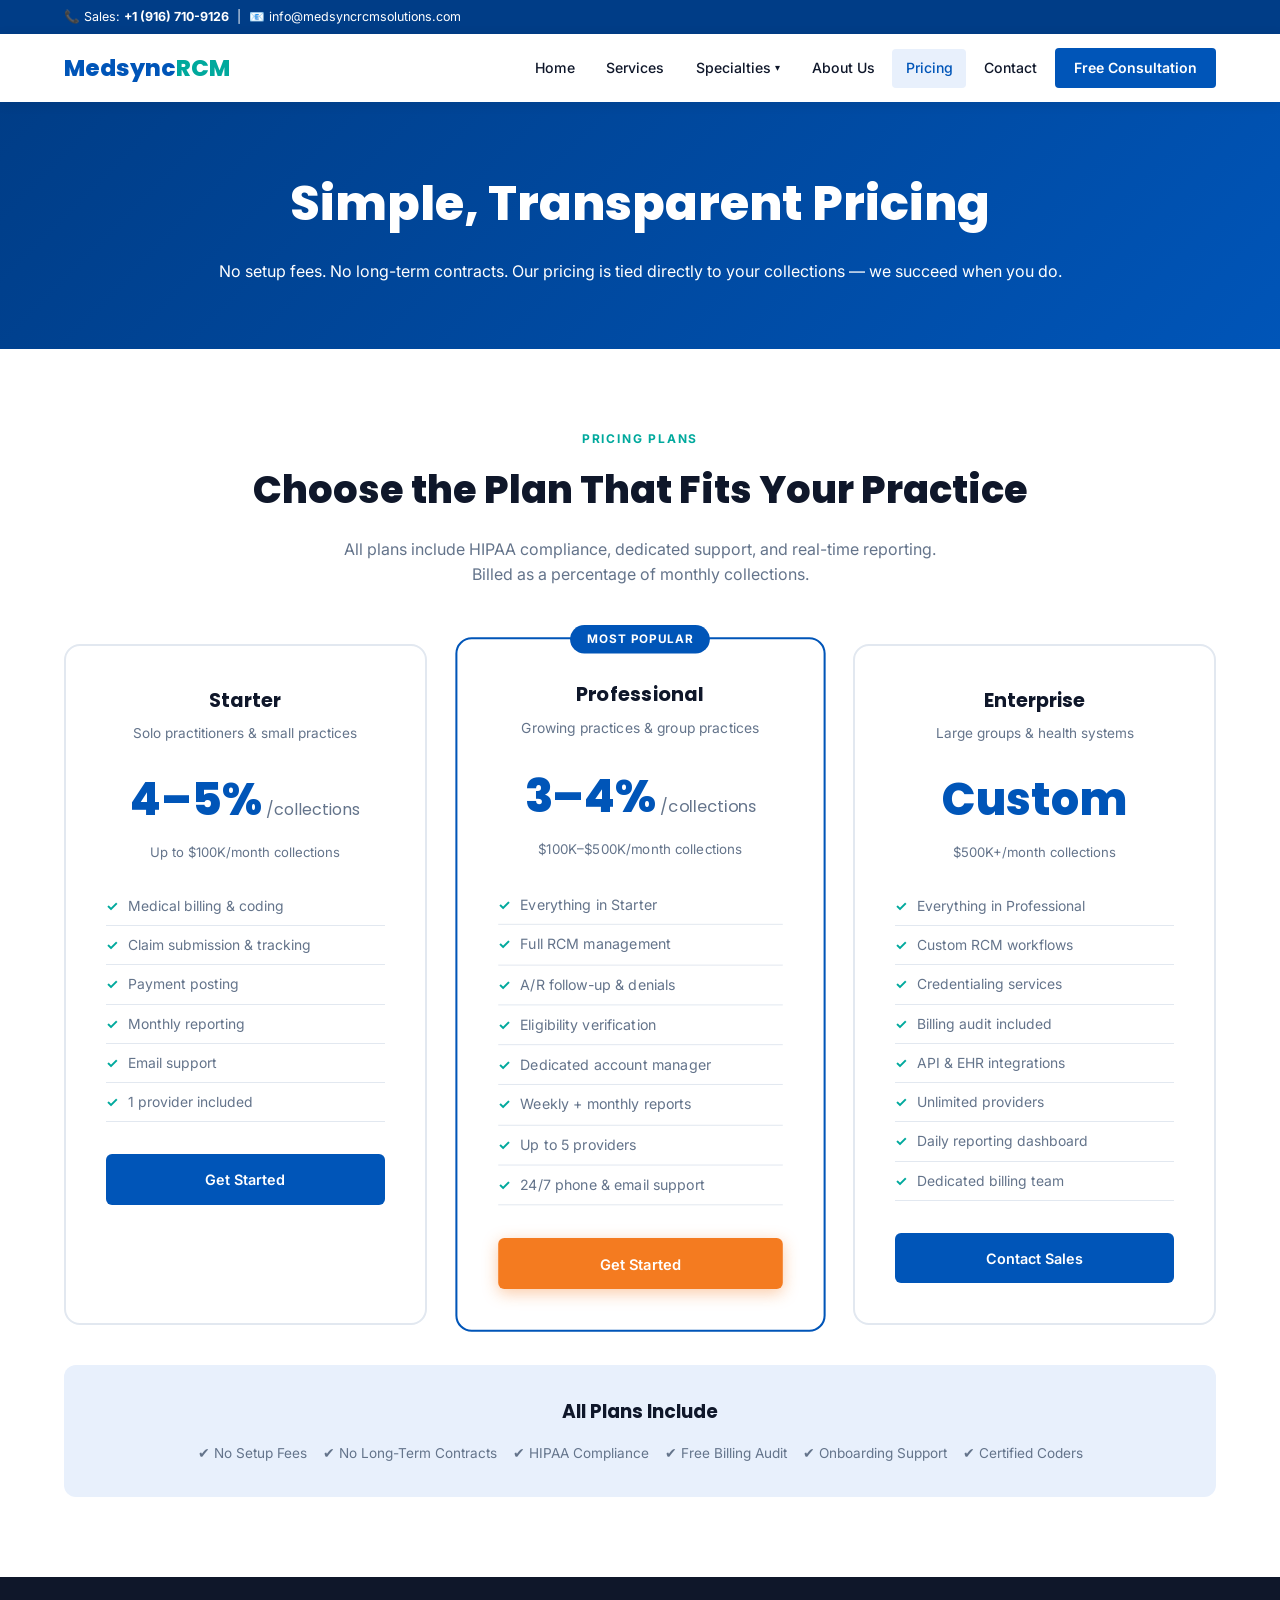
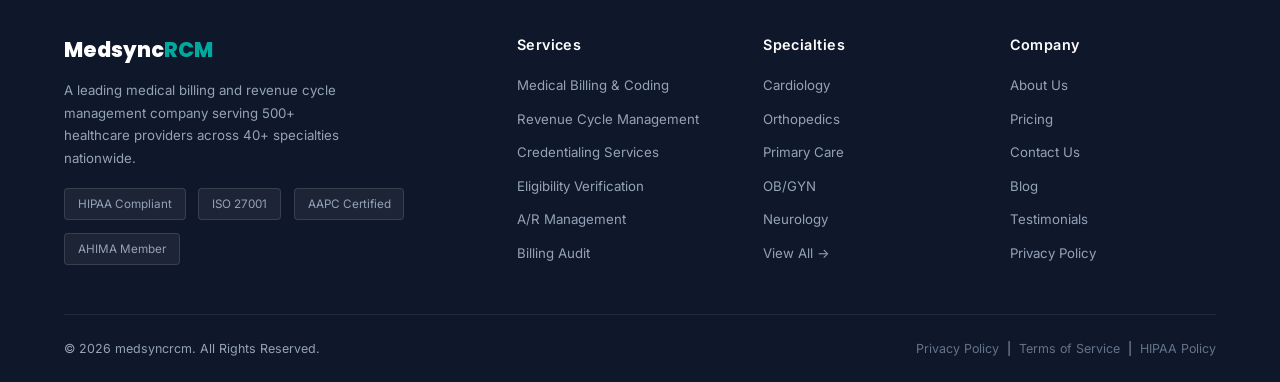
<file: pricing.html>
<!DOCTYPE html>
<html lang="en">
<head>
<meta charset="UTF-8"/>
<link rel="icon" type="image/x-icon" href="/favicon.ico">
<meta name="viewport" content="width=device-width,initial-scale=1"/>
<title>Pricing | Medsync Medical Billing & RCM</title>
<link href="https://fonts.googleapis.com/css2?family=Inter:wght@300;400;500;600;700;800&family=Poppins:wght@400;600;700;800&display=swap" rel="stylesheet"/>
<link rel="stylesheet" href="css/styles.css"/>
</head>
<body>

<!-- TOPBAR -->
<div class="topbar">
  <div class="tb-inner">
    <span>📞 Sales: <strong>+1 (916) 710-9126</strong> &nbsp;|&nbsp; 📧 info@medsyncrcmsolutions.com</span>
    <!-- <span>
      <a href="#">Practice Login</a>
      <a href="#">Patient Portal</a>
    </span> -->
  </div>
</div>

<!-- NAVBAR -->
<nav id="navbar">
  <div class="nav-inner">
    <a href="index.html" class="logo" style="cursor:pointer">Medsync<span>RCM</span></a>
    <ul class="nav-links" id="navLinks">
      <li><a href="index.html">Home</a></li>
    <li>
        <a href="services.html">Services</a>
    </li>
      <li>
        <a href="specialties.html">Specialties <span class="arr">▾</span></a>
        <ul class="dropdown">
          <li><a href="specialties.html">Cardiology</a></li>
          <li><a href="specialties.html">Orthopedics</a></li>
          <li><a href="specialties.html">Primary Care</a></li>
          <li><a href="specialties.html">OB/GYN</a></li>
          <li><a href="specialties.html">Neurology</a></li>
          <li><a href="specialties.html">View All Specialties →</a></li>
        </ul>
      </li>
      <li><a href="about.html">About Us</a></li>
      <li><a href="pricing.html" class="active">Pricing</a></li>
      <li><a href="contact.html">Contact</a></li>
      <li><a href="contact.html" class="btn nav-cta">Free Consultation</a></li>
    </ul>
    <div class="hamburger" onclick="toggleMenu()">
      <span></span><span></span><span></span>
    </div>
  </div>
</nav>

<!-- PRICING HERO -->
<div class="pricing-hero">
  <div class="container">
    <h1>Simple, Transparent Pricing</h1>
    <p>No setup fees. No long-term contracts. Our pricing is tied directly to your collections — we succeed when you do.</p>
  </div>
</div>

<section class="section">
  <div class="container">
    <div class="section-head">
      <span class="section-label">Pricing Plans</span>
      <h2>Choose the Plan That Fits Your Practice</h2>
      <p>All plans include HIPAA compliance, dedicated support, and real-time reporting. Billed as a percentage of monthly collections.</p>
    </div>
    <div class="pricing-grid">
      <div class="pricing-card">
        <h3>Starter</h3>
        <p style="color:var(--gray);font-size:.85rem">Solo practitioners & small practices</p>
        <div class="price">4–5%<span> /collections</span></div>
        <div class="price-note">Up to $100K/month collections</div>
        <ul>
          <li>Medical billing & coding</li>
          <li>Claim submission & tracking</li>
          <li>Payment posting</li>
          <li>Monthly reporting</li>
          <li>Email support</li>
          <li>1 provider included</li>
        </ul>
        <a href="contact.html" class="btn btn-blue">Get Started</a>
      </div>
      <div class="pricing-card popular">
        <div class="popular-badge">Most Popular</div>
        <h3>Professional</h3>
        <p style="color:var(--gray);font-size:.85rem">Growing practices & group practices</p>
        <div class="price">3–4%<span> /collections</span></div>
        <div class="price-note">$100K–$500K/month collections</div>
        <ul>
          <li>Everything in Starter</li>
          <li>Full RCM management</li>
          <li>A/R follow-up & denials</li>
          <li>Eligibility verification</li>
          <li>Dedicated account manager</li>
          <li>Weekly + monthly reports</li>
          <li>Up to 5 providers</li>
          <li>24/7 phone & email support</li>
        </ul>
        <a href="contact.html" class="btn btn-primary">Get Started</a>
      </div>
      <div class="pricing-card">
        <h3>Enterprise</h3>
        <p style="color:var(--gray);font-size:.85rem">Large groups & health systems</p>
        <div class="price">Custom</div>
        <div class="price-note">$500K+/month collections</div>
        <ul>
          <li>Everything in Professional</li>
          <li>Custom RCM workflows</li>
          <li>Credentialing services</li>
          <li>Billing audit included</li>
          <li>API & EHR integrations</li>
          <li>Unlimited providers</li>
          <li>Daily reporting dashboard</li>
          <li>Dedicated billing team</li>
        </ul>
        <a href="contact.html" class="btn btn-blue">Contact Sales</a>
      </div>
    </div>
    <div style="text-align:center;margin-top:2.5rem;padding:2rem;background:var(--blue-light);border-radius:12px">
      <h3 style="font-family:Poppins,sans-serif;margin-bottom:.5rem">All Plans Include</h3>
      <div style="display:flex;flex-wrap:wrap;justify-content:center;gap:1rem;margin-top:1rem">
        <span style="font-size:.85rem;color:var(--gray)">✔ No Setup Fees</span>
        <span style="font-size:.85rem;color:var(--gray)">✔ No Long-Term Contracts</span>
        <span style="font-size:.85rem;color:var(--gray)">✔ HIPAA Compliance</span>
        <span style="font-size:.85rem;color:var(--gray)">✔ Free Billing Audit</span>
        <span style="font-size:.85rem;color:var(--gray)">✔ Onboarding Support</span>
        <span style="font-size:.85rem;color:var(--gray)">✔ Certified Coders</span>
      </div>
    </div>
  </div>
</section>

<!-- FOOTER -->
<footer>
  <div class="container">
    <div class="footer-grid">
      <div class="footer-brand">
        <a href="index.html" class="logo">Medsync<span style="color:var(--teal)">RCM</span></a>
        <p>A leading medical billing and revenue cycle management company serving 500+ healthcare providers across 40+ specialties nationwide.</p>
        <div class="footer-badges">
          <span class="fbadge">HIPAA Compliant</span>
          <span class="fbadge">ISO 27001</span>
          <span class="fbadge">AAPC Certified</span>
          <span class="fbadge">AHIMA Member</span>
        </div>
      </div>
      <div class="footer-col">
        <h4>Services</h4>
        <ul>
          <li><a href="services.html">Medical Billing & Coding</a></li>
          <li><a href="services.html">Revenue Cycle Management</a></li>
          <li><a href="services.html">Credentialing Services</a></li>
          <li><a href="services.html">Eligibility Verification</a></li>
          <li><a href="services.html">A/R Management</a></li>
          <li><a href="services.html">Billing Audit</a></li>
        </ul>
      </div>
      <div class="footer-col">
        <h4>Specialties</h4>
        <ul>
          <li><a href="specialties.html">Cardiology</a></li>
          <li><a href="specialties.html">Orthopedics</a></li>
          <li><a href="specialties.html">Primary Care</a></li>
          <li><a href="specialties.html">OB/GYN</a></li>
          <li><a href="specialties.html">Neurology</a></li>
          <li><a href="specialties.html">View All →</a></li>
        </ul>
      </div>
      <div class="footer-col">
        <h4>Company</h4>
        <ul>
          <li><a href="about.html">About Us</a></li>
          <li><a href="pricing.html">Pricing</a></li>
          <li><a href="contact.html">Contact Us</a></li>
          <li><a href="#">Blog</a></li>
          <li><a href="#">Testimonials</a></li>
          <li><a href="#">Privacy Policy</a></li>
        </ul>
      </div>
    </div>
    <div class="footer-bottom">
      <span>© 2026 medsyncrcm. All Rights Reserved.</span>
      <span>
        <a href="#">Privacy Policy</a> &nbsp;|&nbsp;
        <a href="#">Terms of Service</a> &nbsp;|&nbsp;
        <a href="#">HIPAA Policy</a>
      </span>
    </div>
  </div>
</footer>

<script>
function toggleMenu(){
  document.getElementById('navLinks').classList.toggle('open');
}
document.querySelectorAll('.nav-links a').forEach(a=>{
  a.addEventListener('click',()=>document.getElementById('navLinks').classList.remove('open'));
});
</script>
</body>
</html>
</file>
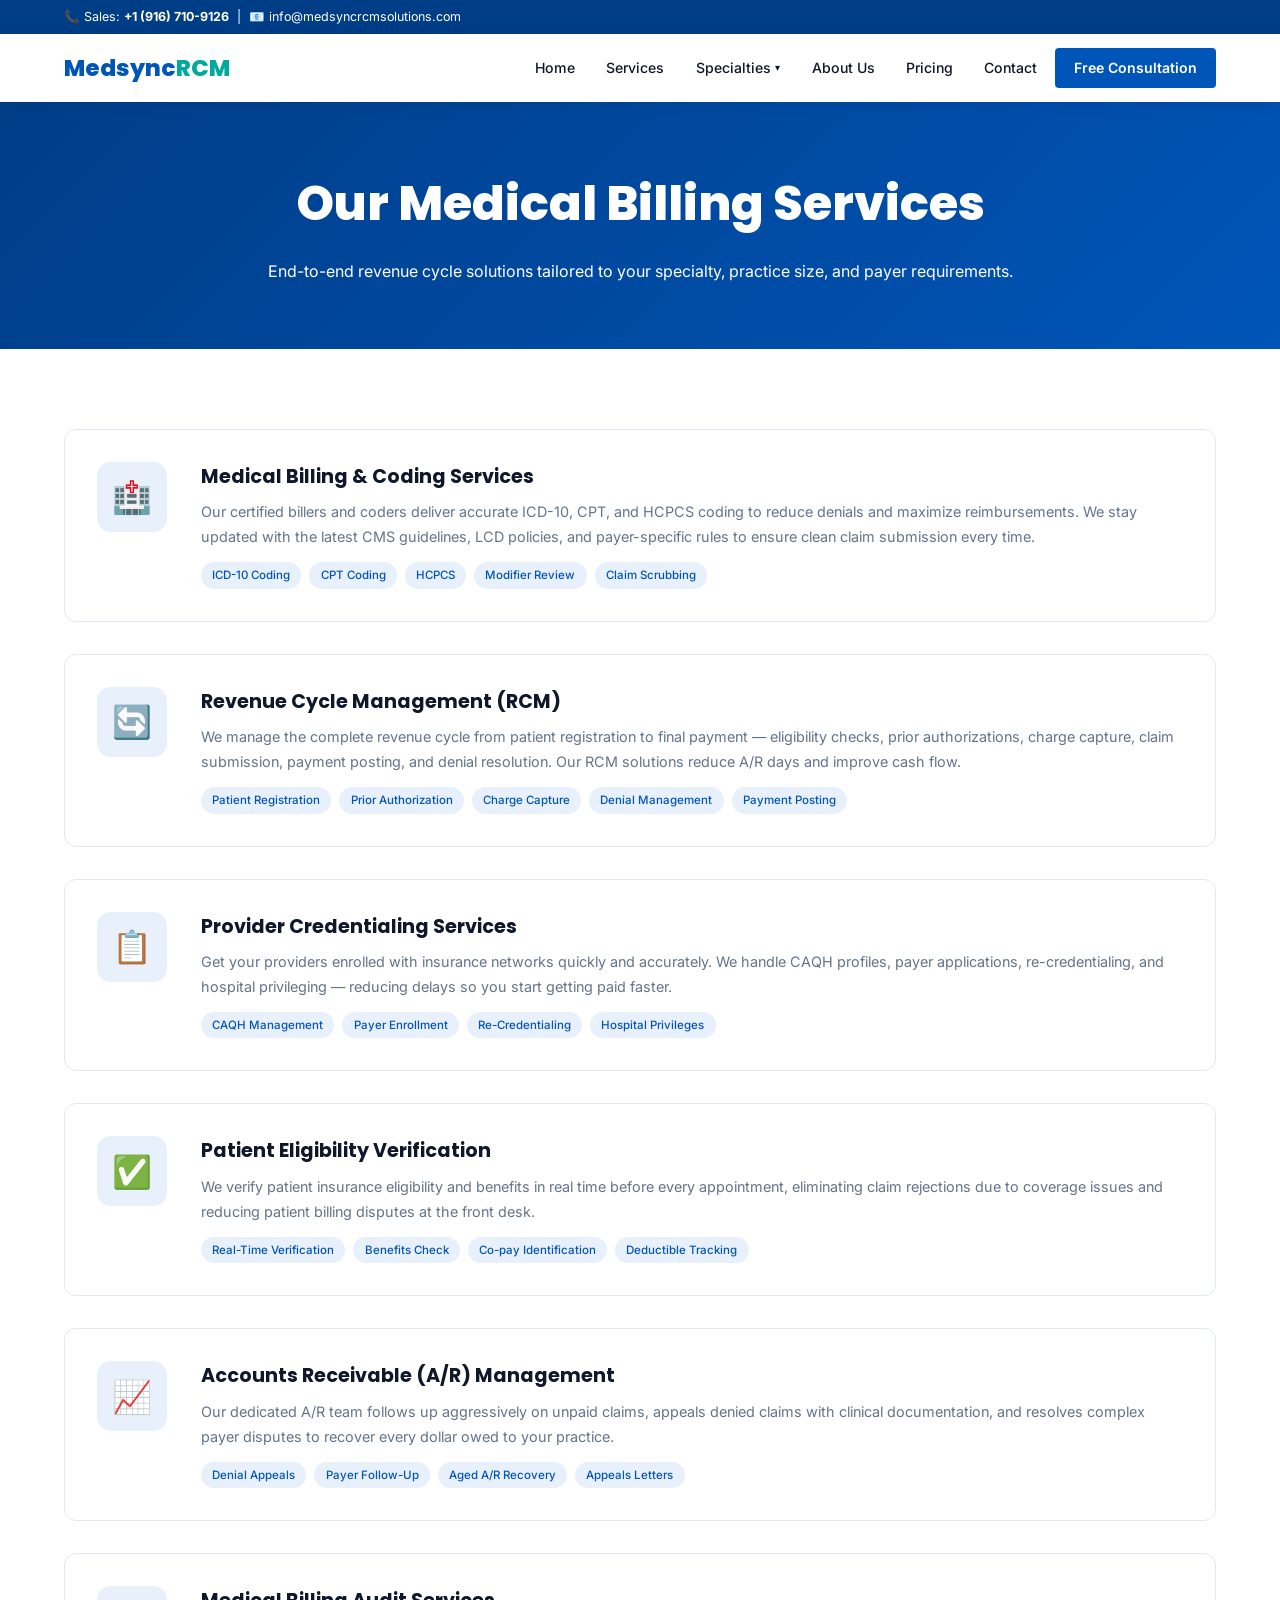
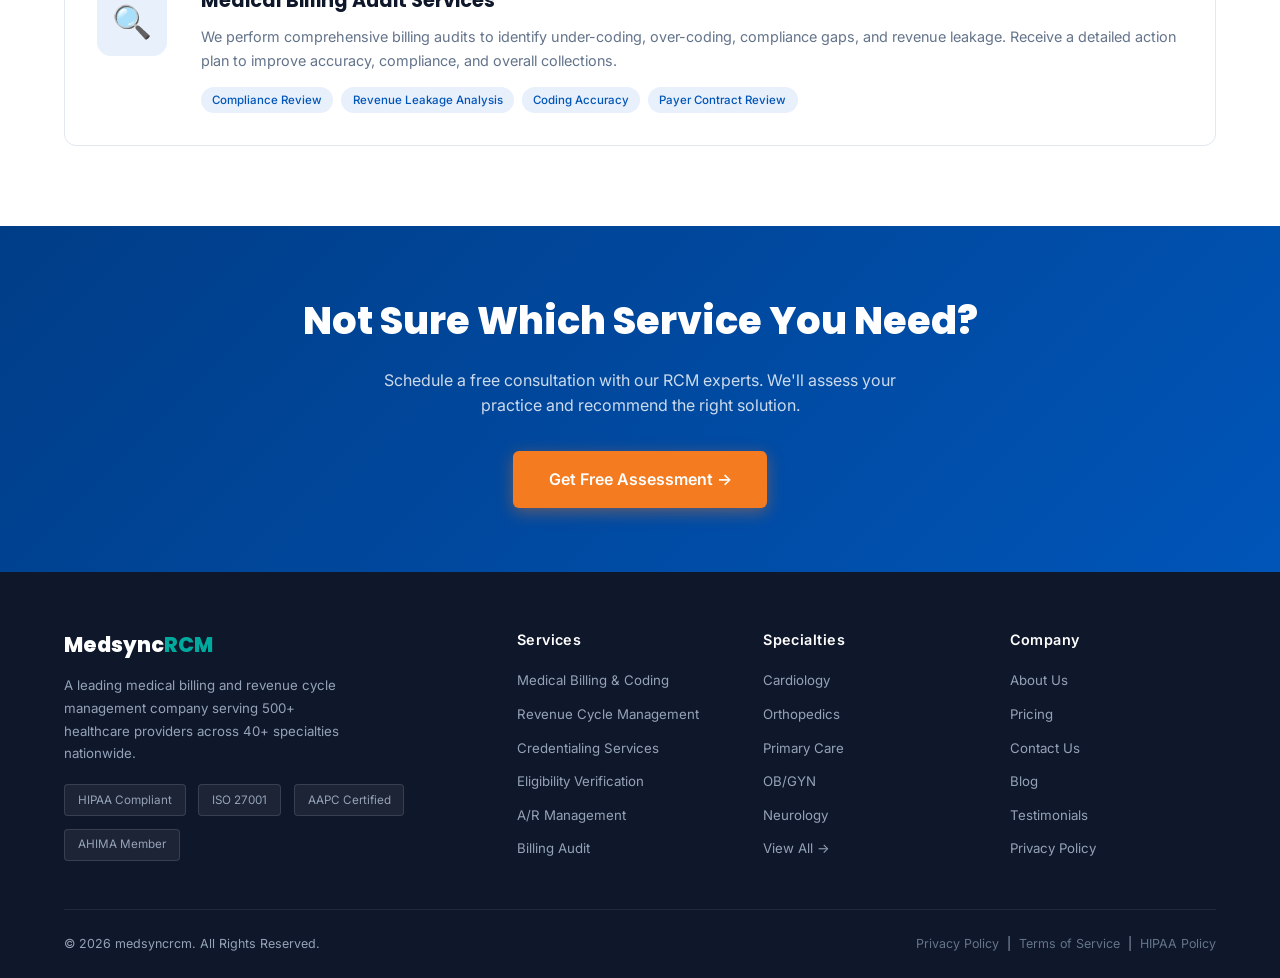
<file: services.html>
<!DOCTYPE html>
<html lang="en">
<head>
<meta charset="UTF-8"/>
<link rel="icon" type="image/x-icon" href="/favicon.ico">
<meta name="viewport" content="width=device-width,initial-scale=1"/>
<title>Our Services | Medsync Medical Billing & RCM</title>
<link href="https://fonts.googleapis.com/css2?family=Inter:wght@300;400;500;600;700;800&family=Poppins:wght@400;600;700;800&display=swap" rel="stylesheet"/>
<link rel="stylesheet" href="css/styles.css"/>
</head>
<body>

<!-- TOPBAR -->
<div class="topbar">
  <div class="tb-inner">
    <span>📞 Sales: <strong>+1 (916) 710-9126</strong> &nbsp;|&nbsp; 📧 info@medsyncrcmsolutions.com</span>
    <!-- <span>
      <a href="#">Practice Login</a>
      <a href="#">Patient Portal</a>
    </span> -->
  </div>
</div>

<!-- NAVBAR -->
<nav id="navbar">
  <div class="nav-inner">
    <a href="index.html" class="logo" style="cursor:pointer">Medsync<span>RCM</span></a>
    <ul class="nav-links" id="navLinks">
      <li><a href="index.html">Home</a></li>
    <li>
        <a href="services.html">Services</a>
    </li>
      <li>
        <a href="specialties.html">Specialties <span class="arr">▾</span></a>
        <ul class="dropdown">
          <li><a href="specialties.html">Cardiology</a></li>
          <li><a href="specialties.html">Orthopedics</a></li>
          <li><a href="specialties.html">Primary Care</a></li>
          <li><a href="specialties.html">OB/GYN</a></li>
          <li><a href="specialties.html">Neurology</a></li>
          <li><a href="specialties.html">View All Specialties →</a></li>
        </ul>
      </li>
      <li><a href="about.html">About Us</a></li>
      <li><a href="pricing.html">Pricing</a></li>
      <li><a href="contact.html">Contact</a></li>
      <li><a href="contact.html" class="btn nav-cta">Free Consultation</a></li>
    </ul>
    <div class="hamburger" onclick="toggleMenu()">
      <span></span><span></span><span></span>
    </div>
  </div>
</nav>

<!-- SERVICES HERO -->
<div class="services-hero">
  <div class="container">
    <h1>Our Medical Billing Services</h1>
    <p>End-to-end revenue cycle solutions tailored to your specialty, practice size, and payer requirements.</p>
  </div>
</div>

<section class="section">
  <div class="container">
    <div class="big-services">
      <div class="big-service">
        <div class="bs-icon">🏥</div>
        <div>
          <h3>Medical Billing & Coding Services</h3>
          <p>Our certified billers and coders deliver accurate ICD-10, CPT, and HCPCS coding to reduce denials and maximize reimbursements. We stay updated with the latest CMS guidelines, LCD policies, and payer-specific rules to ensure clean claim submission every time.</p>
          <div class="tag-list"><span class="tag">ICD-10 Coding</span><span class="tag">CPT Coding</span><span class="tag">HCPCS</span><span class="tag">Modifier Review</span><span class="tag">Claim Scrubbing</span></div>
        </div>
      </div>
      <div class="big-service">
        <div class="bs-icon">🔄</div>
        <div>
          <h3>Revenue Cycle Management (RCM)</h3>
          <p>We manage the complete revenue cycle from patient registration to final payment — eligibility checks, prior authorizations, charge capture, claim submission, payment posting, and denial resolution. Our RCM solutions reduce A/R days and improve cash flow.</p>
          <div class="tag-list"><span class="tag">Patient Registration</span><span class="tag">Prior Authorization</span><span class="tag">Charge Capture</span><span class="tag">Denial Management</span><span class="tag">Payment Posting</span></div>
        </div>
      </div>
      <div class="big-service">
        <div class="bs-icon">📋</div>
        <div>
          <h3>Provider Credentialing Services</h3>
          <p>Get your providers enrolled with insurance networks quickly and accurately. We handle CAQH profiles, payer applications, re-credentialing, and hospital privileging — reducing delays so you start getting paid faster.</p>
          <div class="tag-list"><span class="tag">CAQH Management</span><span class="tag">Payer Enrollment</span><span class="tag">Re-Credentialing</span><span class="tag">Hospital Privileges</span></div>
        </div>
      </div>
      <div class="big-service">
        <div class="bs-icon">✅</div>
        <div>
          <h3>Patient Eligibility Verification</h3>
          <p>We verify patient insurance eligibility and benefits in real time before every appointment, eliminating claim rejections due to coverage issues and reducing patient billing disputes at the front desk.</p>
          <div class="tag-list"><span class="tag">Real-Time Verification</span><span class="tag">Benefits Check</span><span class="tag">Co-pay Identification</span><span class="tag">Deductible Tracking</span></div>
        </div>
      </div>
      <div class="big-service">
        <div class="bs-icon">📈</div>
        <div>
          <h3>Accounts Receivable (A/R) Management</h3>
          <p>Our dedicated A/R team follows up aggressively on unpaid claims, appeals denied claims with clinical documentation, and resolves complex payer disputes to recover every dollar owed to your practice.</p>
          <div class="tag-list"><span class="tag">Denial Appeals</span><span class="tag">Payer Follow-Up</span><span class="tag">Aged A/R Recovery</span><span class="tag">Appeals Letters</span></div>
        </div>
      </div>
      <div class="big-service">
        <div class="bs-icon">🔍</div>
        <div>
          <h3>Medical Billing Audit Services</h3>
          <p>We perform comprehensive billing audits to identify under-coding, over-coding, compliance gaps, and revenue leakage. Receive a detailed action plan to improve accuracy, compliance, and overall collections.</p>
          <div class="tag-list"><span class="tag">Compliance Review</span><span class="tag">Revenue Leakage Analysis</span><span class="tag">Coding Accuracy</span><span class="tag">Payer Contract Review</span></div>
        </div>
      </div>
    </div>
  </div>
</section>

<!-- CTA BAND -->
<div class="cta-band">
  <div class="container">
    <h2>Not Sure Which Service You Need?</h2>
    <p>Schedule a free consultation with our RCM experts. We'll assess your practice and recommend the right solution.</p>
    <a href="contact.html" class="btn btn-primary">Get Free Assessment →</a>
  </div>
</div>

<!-- FOOTER -->
<footer>
  <div class="container">
    <div class="footer-grid">
      <div class="footer-brand">
        <a href="index.html" class="logo">Medsync<span style="color:var(--teal)">RCM</span></a>
        <p>A leading medical billing and revenue cycle management company serving 500+ healthcare providers across 40+ specialties nationwide.</p>
        <div class="footer-badges">
          <span class="fbadge">HIPAA Compliant</span>
          <span class="fbadge">ISO 27001</span>
          <span class="fbadge">AAPC Certified</span>
          <span class="fbadge">AHIMA Member</span>
        </div>
      </div>
      <div class="footer-col">
        <h4>Services</h4>
        <ul>
          <li><a href="services.html">Medical Billing & Coding</a></li>
          <li><a href="services.html">Revenue Cycle Management</a></li>
          <li><a href="services.html">Credentialing Services</a></li>
          <li><a href="services.html">Eligibility Verification</a></li>
          <li><a href="services.html">A/R Management</a></li>
          <li><a href="services.html">Billing Audit</a></li>
        </ul>
      </div>
      <div class="footer-col">
        <h4>Specialties</h4>
        <ul>
          <li><a href="specialties.html">Cardiology</a></li>
          <li><a href="specialties.html">Orthopedics</a></li>
          <li><a href="specialties.html">Primary Care</a></li>
          <li><a href="specialties.html">OB/GYN</a></li>
          <li><a href="specialties.html">Neurology</a></li>
          <li><a href="specialties.html">View All →</a></li>
        </ul>
      </div>
      <div class="footer-col">
        <h4>Company</h4>
        <ul>
          <li><a href="about.html">About Us</a></li>
          <li><a href="pricing.html">Pricing</a></li>
          <li><a href="contact.html">Contact Us</a></li>
          <li><a href="#">Blog</a></li>
          <li><a href="#">Testimonials</a></li>
          <li><a href="#">Privacy Policy</a></li>
        </ul>
      </div>
    </div>
    <div class="footer-bottom">
      <span>© 2026 medsyncrcm. All Rights Reserved.</span>
      <span>
        <a href="#">Privacy Policy</a> &nbsp;|&nbsp;
        <a href="#">Terms of Service</a> &nbsp;|&nbsp;
        <a href="#">HIPAA Policy</a>
      </span>
    </div>
  </div>
</footer>

<script>
function toggleMenu(){
  document.getElementById('navLinks').classList.toggle('open');
}
document.querySelectorAll('.nav-links a').forEach(a=>{
  a.addEventListener('click',()=>document.getElementById('navLinks').classList.remove('open'));
});
</script>
</body>
</html>
</file>
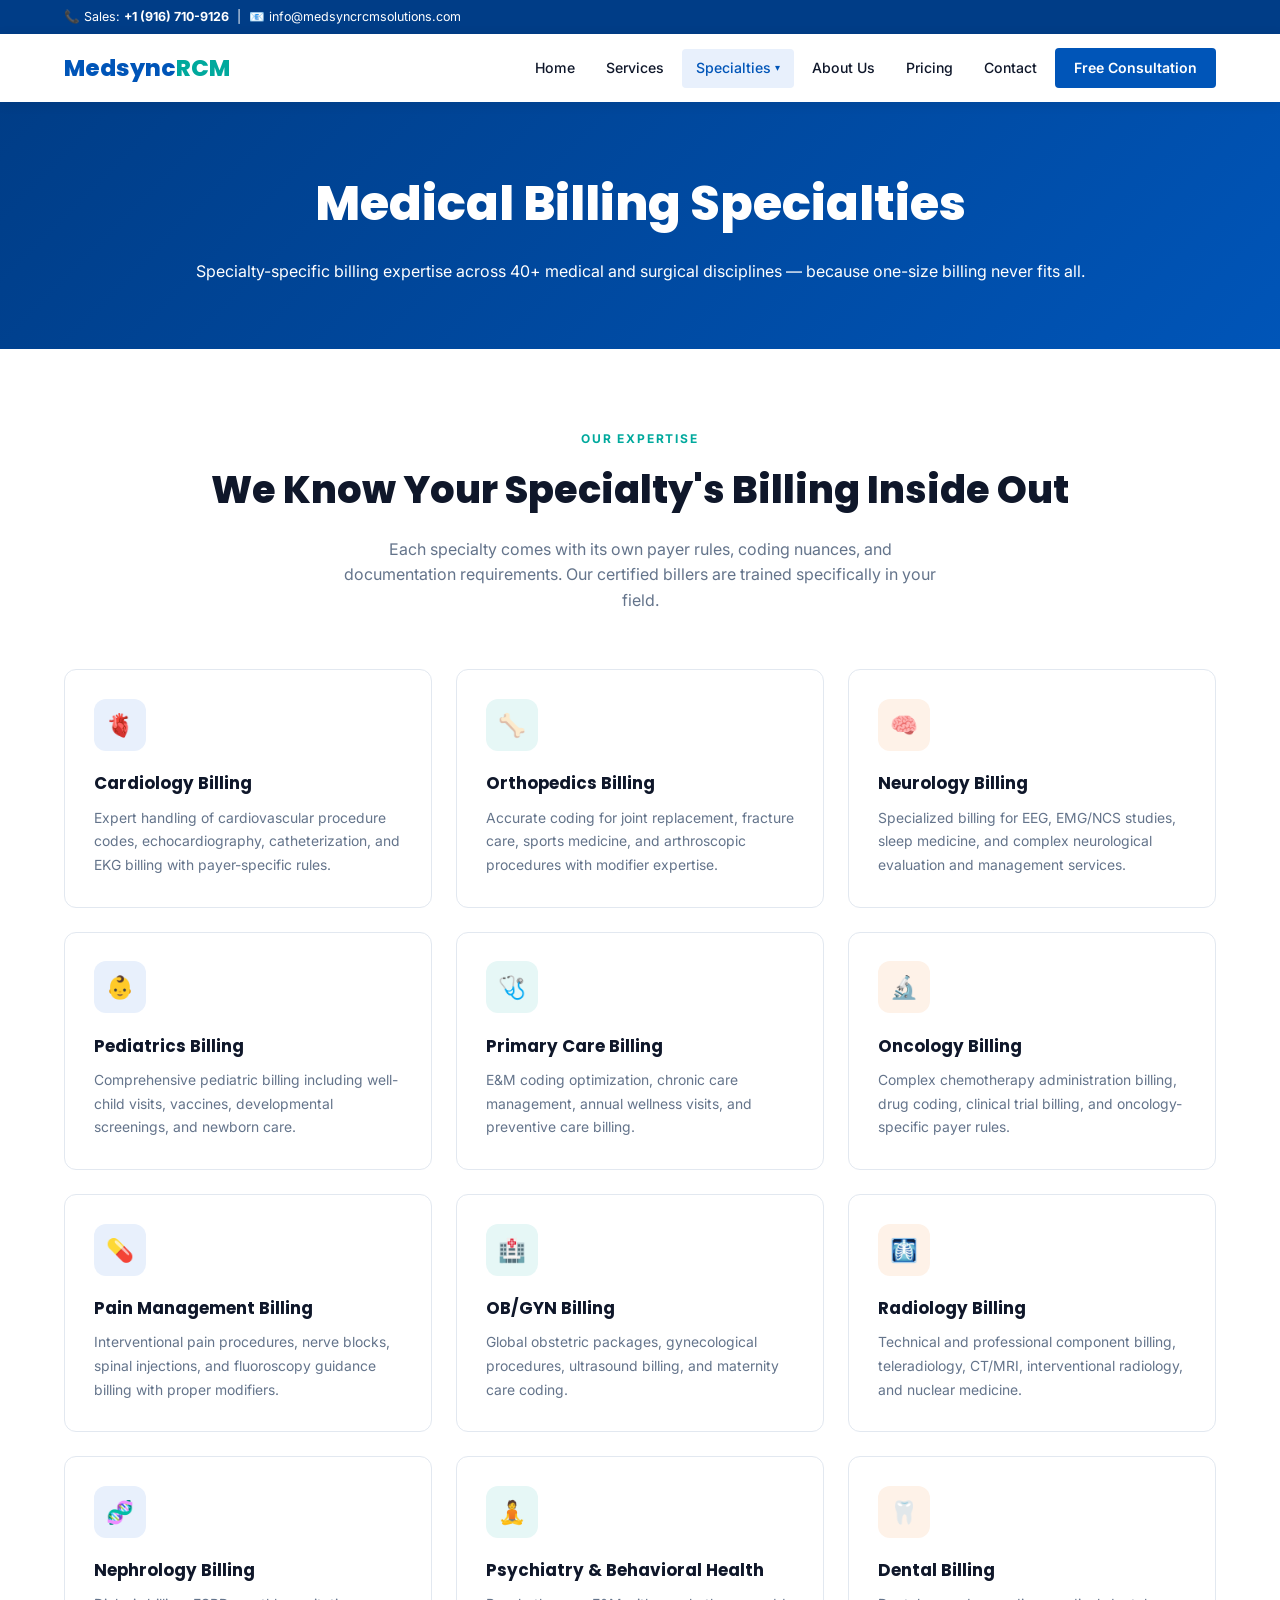
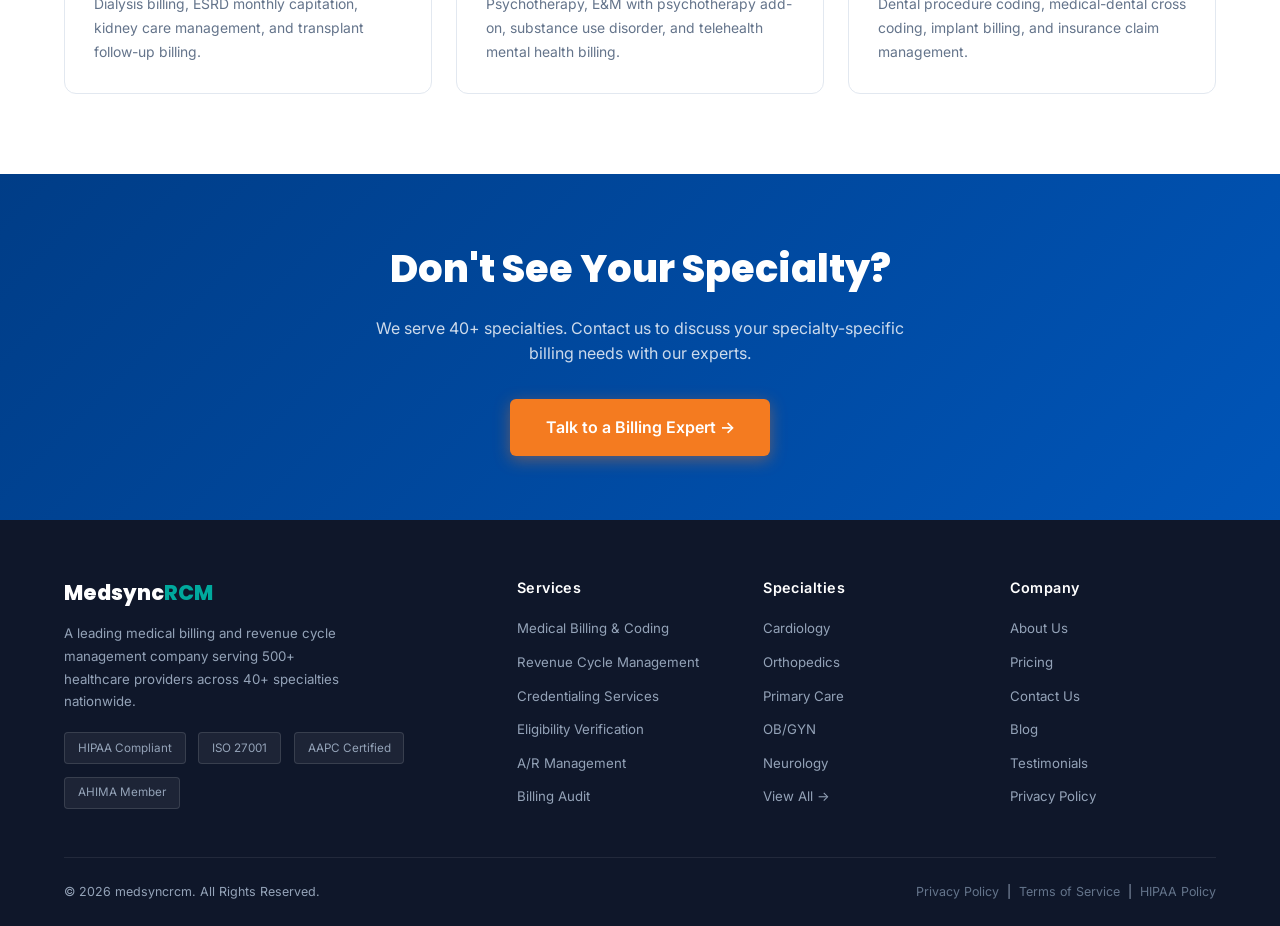
<file: specialties.html>
<!DOCTYPE html>
<html lang="en">
<head>
<meta charset="UTF-8"/>
<link rel="icon" type="image/x-icon" href="/favicon.ico">
<meta name="viewport" content="width=device-width,initial-scale=1"/>
<title>Medical Specialties | Medsync Medical Billing & RCM</title>
<link href="https://fonts.googleapis.com/css2?family=Inter:wght@300;400;500;600;700;800&family=Poppins:wght@400;600;700;800&display=swap" rel="stylesheet"/>
<link rel="stylesheet" href="css/styles.css"/>
</head>
<body>

<!-- TOPBAR -->
<div class="topbar">
  <div class="tb-inner">
    <span>📞 Sales: <strong>+1 (916) 710-9126</strong> &nbsp;|&nbsp; 📧 info@medsyncrcmsolutions.com</span>
    <!-- <span>
      <a href="#">Practice Login</a>
      <a href="#">Patient Portal</a>
    </span> -->
  </div>
</div>

<!-- NAVBAR -->
<nav id="navbar">
  <div class="nav-inner">
    <a href="index.html" class="logo" style="cursor:pointer">Medsync<span>RCM</span></a>
    <ul class="nav-links" id="navLinks">
      <li><a href="index.html">Home</a></li>
    <li>
        <a href="services.html">Services</a>
    </li>
      <li>
        <a href="specialties.html" class="active">Specialties <span class="arr">▾</span></a>
        <ul class="dropdown">
          <li><a href="specialties.html">Cardiology</a></li>
          <li><a href="specialties.html">Orthopedics</a></li>
          <li><a href="specialties.html">Primary Care</a></li>
          <li><a href="specialties.html">OB/GYN</a></li>
          <li><a href="specialties.html">Neurology</a></li>
          <li><a href="specialties.html">View All Specialties →</a></li>
        </ul>
      </li>
      <li><a href="about.html">About Us</a></li>
      <li><a href="pricing.html">Pricing</a></li>
      <li><a href="contact.html">Contact</a></li>
      <li><a href="contact.html" class="btn nav-cta">Free Consultation</a></li>
    </ul>
    <div class="hamburger" onclick="toggleMenu()">
      <span></span><span></span><span></span>
    </div>
  </div>
</nav>

<!-- SPECIALTIES HERO -->
<div class="services-hero">
  <div class="container">
    <h1>Medical Billing Specialties</h1>
    <p>Specialty-specific billing expertise across 40+ medical and surgical disciplines — because one-size billing never fits all.</p>
  </div>
</div>

<section class="section">
  <div class="container">
    <div class="section-head">
      <span class="section-label">Our Expertise</span>
      <h2>We Know Your Specialty's Billing Inside Out</h2>
      <p>Each specialty comes with its own payer rules, coding nuances, and documentation requirements. Our certified billers are trained specifically in your field.</p>
    </div>
    <div class="services-grid">
      <div class="service-card"><div class="svc-icon blue">🫀</div><h3>Cardiology Billing</h3><p>Expert handling of cardiovascular procedure codes, echocardiography, catheterization, and EKG billing with payer-specific rules.</p></div>
      <div class="service-card"><div class="svc-icon teal">🦴</div><h3>Orthopedics Billing</h3><p>Accurate coding for joint replacement, fracture care, sports medicine, and arthroscopic procedures with modifier expertise.</p></div>
      <div class="service-card"><div class="svc-icon orange">🧠</div><h3>Neurology Billing</h3><p>Specialized billing for EEG, EMG/NCS studies, sleep medicine, and complex neurological evaluation and management services.</p></div>
      <div class="service-card"><div class="svc-icon blue">👶</div><h3>Pediatrics Billing</h3><p>Comprehensive pediatric billing including well-child visits, vaccines, developmental screenings, and newborn care.</p></div>
      <div class="service-card"><div class="svc-icon teal">🩺</div><h3>Primary Care Billing</h3><p>E&M coding optimization, chronic care management, annual wellness visits, and preventive care billing.</p></div>
      <div class="service-card"><div class="svc-icon orange">🔬</div><h3>Oncology Billing</h3><p>Complex chemotherapy administration billing, drug coding, clinical trial billing, and oncology-specific payer rules.</p></div>
      <div class="service-card"><div class="svc-icon blue">💊</div><h3>Pain Management Billing</h3><p>Interventional pain procedures, nerve blocks, spinal injections, and fluoroscopy guidance billing with proper modifiers.</p></div>
      <div class="service-card"><div class="svc-icon teal">🏥</div><h3>OB/GYN Billing</h3><p>Global obstetric packages, gynecological procedures, ultrasound billing, and maternity care coding.</p></div>
      <div class="service-card"><div class="svc-icon orange">🩻</div><h3>Radiology Billing</h3><p>Technical and professional component billing, teleradiology, CT/MRI, interventional radiology, and nuclear medicine.</p></div>
      <div class="service-card"><div class="svc-icon blue">🧬</div><h3>Nephrology Billing</h3><p>Dialysis billing, ESRD monthly capitation, kidney care management, and transplant follow-up billing.</p></div>
      <div class="service-card"><div class="svc-icon teal">🧘</div><h3>Psychiatry & Behavioral Health</h3><p>Psychotherapy, E&M with psychotherapy add-on, substance use disorder, and telehealth mental health billing.</p></div>
      <div class="service-card"><div class="svc-icon orange">🦷</div><h3>Dental Billing</h3><p>Dental procedure coding, medical-dental cross coding, implant billing, and insurance claim management.</p></div>
    </div>
  </div>
</section>

<!-- CTA BAND -->
<div class="cta-band">
  <div class="container">
    <h2>Don't See Your Specialty?</h2>
    <p>We serve 40+ specialties. Contact us to discuss your specialty-specific billing needs with our experts.</p>
    <a href="contact.html" class="btn btn-primary">Talk to a Billing Expert →</a>
  </div>
</div>

<!-- FOOTER -->
<footer>
  <div class="container">
    <div class="footer-grid">
      <div class="footer-brand">
        <a href="index.html" class="logo">Medsync<span style="color:var(--teal)">RCM</span></a>
        <p>A leading medical billing and revenue cycle management company serving 500+ healthcare providers across 40+ specialties nationwide.</p>
        <div class="footer-badges">
          <span class="fbadge">HIPAA Compliant</span>
          <span class="fbadge">ISO 27001</span>
          <span class="fbadge">AAPC Certified</span>
          <span class="fbadge">AHIMA Member</span>
        </div>
      </div>
      <div class="footer-col">
        <h4>Services</h4>
        <ul>
          <li><a href="services.html">Medical Billing & Coding</a></li>
          <li><a href="services.html">Revenue Cycle Management</a></li>
          <li><a href="services.html">Credentialing Services</a></li>
          <li><a href="services.html">Eligibility Verification</a></li>
          <li><a href="services.html">A/R Management</a></li>
          <li><a href="services.html">Billing Audit</a></li>
        </ul>
      </div>
      <div class="footer-col">
        <h4>Specialties</h4>
        <ul>
          <li><a href="specialties.html">Cardiology</a></li>
          <li><a href="specialties.html">Orthopedics</a></li>
          <li><a href="specialties.html">Primary Care</a></li>
          <li><a href="specialties.html">OB/GYN</a></li>
          <li><a href="specialties.html">Neurology</a></li>
          <li><a href="specialties.html">View All →</a></li>
        </ul>
      </div>
      <div class="footer-col">
        <h4>Company</h4>
        <ul>
          <li><a href="about.html">About Us</a></li>
          <li><a href="pricing.html">Pricing</a></li>
          <li><a href="contact.html">Contact Us</a></li>
          <li><a href="#">Blog</a></li>
          <li><a href="#">Testimonials</a></li>
          <li><a href="#">Privacy Policy</a></li>
        </ul>
      </div>
    </div>
    <div class="footer-bottom">
      <span>© 2026 medsyncrcm. All Rights Reserved.</span>
      <span>
        <a href="#">Privacy Policy</a> &nbsp;|&nbsp;
        <a href="#">Terms of Service</a> &nbsp;|&nbsp;
        <a href="#">HIPAA Policy</a>
      </span>
    </div>
  </div>
</footer>

<script>
function toggleMenu(){
  document.getElementById('navLinks').classList.toggle('open');
}
document.querySelectorAll('.nav-links a').forEach(a=>{
  a.addEventListener('click',()=>document.getElementById('navLinks').classList.remove('open'));
});
</script>
</body>
</html>
</file>
<file: css/styles.css>
*,*::before,*::after{box-sizing:border-box;margin:0;padding:0}
:root{
  --blue:#0055B8;--blue-dark:#003d87;--blue-light:#e8f0fc;
  --teal:#00A99D;--teal-light:#e6f7f6;
  --orange:#F47B20;--orange-light:#fef2e8;
  --gray:#64748b;--gray-light:#f8fafc;--gray-border:#e2e8f0;
  --dark:#0f172a;--white:#fff;
  --shadow:0 4px 24px rgba(0,85,184,.10);
  --shadow-lg:0 12px 48px rgba(0,85,184,.15);
}
html{scroll-behavior:smooth}
body{font-family:'Inter',sans-serif;color:var(--dark);background:#fff;font-size:16px;line-height:1.6}
a{text-decoration:none;color:inherit}
ul{list-style:none}
img{max-width:100%}

/* ─── TOPBAR ─── */
.topbar{background:var(--blue-dark);color:#fff;font-size:.78rem;padding:.45rem 0}
.topbar .tb-inner{max-width:1200px;margin:0 auto;padding:0 1.5rem;display:flex;justify-content:space-between;align-items:center;flex-wrap:wrap;gap:.5rem}
.topbar a{color:#a8c8ff;margin-left:1rem}
.topbar a:hover{color:#fff}

/* ─── NAVBAR ─── */
nav{background:#fff;box-shadow:0 2px 12px rgba(0,0,0,.08);position:sticky;top:0;z-index:999}
.nav-inner{max-width:1200px;margin:0 auto;padding:0 1.5rem;display:flex;align-items:center;justify-content:space-between;height:68px}
.logo{font-family:'Poppins',sans-serif;font-size:1.45rem;font-weight:800;color:var(--blue)}
.logo span{color:var(--teal)}
.nav-links{display:flex;align-items:center;gap:.25rem}
.nav-links>li{position:relative}
.nav-links>li>a{padding:.5rem .85rem;font-size:.88rem;font-weight:500;color:var(--dark);border-radius:4px;display:flex;align-items:center;gap:.3rem;transition:all .2s}
.nav-links>li>a:hover,.nav-links>li>a.active{color:var(--blue);background:var(--blue-light)}
.nav-links>li>a .arr{font-size:.65rem;transition:transform .2s}
.nav-links>li:hover>a .arr{transform:rotate(180deg)}
.dropdown{position:absolute;top:calc(100% + 4px);left:0;background:#fff;border:1px solid var(--gray-border);border-radius:8px;box-shadow:var(--shadow-lg);padding:.5rem;min-width:220px;opacity:0;visibility:hidden;transform:translateY(8px);transition:all .2s;z-index:100}
.nav-links>li:hover .dropdown{opacity:1;visibility:visible;transform:translateY(0)}
.dropdown a{display:block;padding:.55rem 1rem;font-size:.84rem;color:var(--gray);border-radius:4px;transition:all .15s}
.dropdown a:hover{background:var(--blue-light);color:var(--blue)}
.nav-cta{background:var(--blue);color:#fff!important;border-radius:6px;padding:.55rem 1.2rem!important;font-weight:600!important}
.nav-cta:hover{background:var(--blue-dark)!important;color:#fff!important}
.hamburger{display:none;flex-direction:column;gap:5px;cursor:pointer;padding:.5rem}
.hamburger span{display:block;width:24px;height:2px;background:var(--dark);transition:.3s}

/* ─── HERO ─── */
.hero{background:linear-gradient(135deg,#001f5b 0%,#003d87 50%,#005ec7 100%);color:#fff;padding:5rem 0 4rem;position:relative;overflow:hidden}
.hero::before{content:'';position:absolute;inset:0;background:url("data:image/svg+xml,%3Csvg width='60' height='60' viewBox='0 0 60 60' xmlns='http://www.w3.org/2000/svg'%3E%3Cg fill='none' fill-rule='evenodd'%3E%3Cg fill='%23ffffff' fill-opacity='0.03'%3E%3Cpath d='M36 34v-4h-2v4h-4v2h4v4h2v-4h4v-2h-4zm0-30V0h-2v4h-4v2h4v4h2V6h4V4h-4zM6 34v-4H4v4H0v2h4v4h2v-4h4v-2H6zM6 4V0H4v4H0v2h4v4h2V6h4V4H6z'/%3E%3C/g%3E%3C/g%3E%3C/svg%3E")}
.hero-inner{max-width:1200px;margin:0 auto;padding:0 1.5rem;display:grid;grid-template-columns:1fr 1fr;gap:4rem;align-items:center}
.hero-badge{display:inline-flex;align-items:center;gap:.5rem;background:rgba(255,255,255,.12);border:1px solid rgba(255,255,255,.2);border-radius:2rem;padding:.4rem 1rem;font-size:.75rem;font-weight:500;letter-spacing:.05em;text-transform:uppercase;margin-bottom:1.4rem}
.hero-badge-dot{width:6px;height:6px;border-radius:50%;background:#4ade80;box-shadow:0 0 8px #4ade80;animation:pulse 2s infinite}
@keyframes pulse{0%,100%{opacity:1}50%{opacity:.3}}
.hero h1{font-family:'Poppins',sans-serif;font-size:clamp(2.2rem,4.5vw,3.2rem);font-weight:800;line-height:1.15;margin-bottom:1.2rem}
.hero h1 em{font-style:normal;color:#60affe}
.hero p{font-size:1.05rem;color:rgba(255,255,255,.8);line-height:1.8;margin-bottom:2rem;max-width:500px}
.hero-btns{display:flex;gap:1rem;flex-wrap:wrap}
.btn{display:inline-flex;align-items:center;gap:.5rem;padding:.85rem 1.8rem;border-radius:6px;font-weight:600;font-size:.9rem;cursor:pointer;transition:all .25s;border:none;font-family:'Inter',sans-serif}
.btn-primary{background:var(--orange);color:#fff;box-shadow:0 4px 16px rgba(244,123,32,.4)}
.btn-primary:hover{background:#d96b10;transform:translateY(-2px);box-shadow:0 8px 24px rgba(244,123,32,.5)}
.btn-outline{background:transparent;color:#fff;border:2px solid rgba(255,255,255,.4)}
.btn-outline:hover{background:rgba(255,255,255,.1);border-color:#fff}
.btn-blue{background:var(--blue);color:#fff}
.btn-blue:hover{background:var(--blue-dark);transform:translateY(-2px)}
.hero-stats{display:grid;grid-template-columns:repeat(4,1fr);gap:1rem;margin-top:2.5rem}
.hero-stat{background:rgba(255,255,255,.08);border:1px solid rgba(255,255,255,.15);border-radius:8px;padding:1rem;text-align:center}
.hero-stat strong{display:block;font-family:'Poppins',sans-serif;font-size:1.6rem;font-weight:800;color:#60affe}
.hero-stat span{font-size:.75rem;color:rgba(255,255,255,.7);text-transform:uppercase;letter-spacing:.05em}
.hero-visual{display:flex;flex-direction:column;gap:1rem}
.hero-card{background:rgba(255,255,255,.1);backdrop-filter:blur(12px);border:1px solid rgba(255,255,255,.15);border-radius:12px;padding:1.4rem}
.hero-card h4{font-size:.9rem;font-weight:600;margin-bottom:.5rem;color:#fff}
.hero-card p{font-size:.8rem;color:rgba(255,255,255,.7);line-height:1.6}
.hc-icon{font-size:1.5rem;margin-bottom:.5rem}
.hero-card-row{display:grid;grid-template-columns:1fr 1fr;gap:1rem}

/* ─── TRUST BAR ─── */
.trust-bar{background:var(--gray-light);border-bottom:1px solid var(--gray-border);padding:1.2rem 0}
.trust-inner{max-width:1200px;margin:0 auto;padding:0 1.5rem;display:flex;align-items:center;justify-content:space-around;flex-wrap:wrap;gap:1rem}
.trust-item{display:flex;align-items:center;gap:.6rem;font-size:.82rem;font-weight:500;color:var(--gray)}
.trust-icon{width:32px;height:32px;background:var(--blue);border-radius:50%;display:flex;align-items:center;justify-content:center;color:#fff;font-size:.9rem;flex-shrink:0}

/* ─── SECTION STYLES ─── */
.section{padding:5rem 0}
.section-alt{background:var(--gray-light)}
.container{max-width:1200px;margin:0 auto;padding:0 1.5rem}
.section-head{text-align:center;margin-bottom:3.5rem}
.section-label{font-size:.75rem;font-weight:700;letter-spacing:.15em;text-transform:uppercase;color:var(--teal);margin-bottom:.7rem;display:block}
.section-head h2{font-family:'Poppins',sans-serif;font-size:clamp(1.8rem,3vw,2.5rem);font-weight:800;color:var(--dark);margin-bottom:1rem}
.section-head p{color:var(--gray);max-width:600px;margin:0 auto;font-size:1rem}

/* ─── SERVICES GRID ─── */
.services-grid{display:grid;grid-template-columns:repeat(auto-fill,minmax(280px,1fr));gap:1.5rem}
.service-card{background:#fff;border:1px solid var(--gray-border);border-radius:12px;padding:1.8rem;transition:all .3s;cursor:pointer;position:relative;overflow:hidden}
.service-card::before{content:'';position:absolute;top:0;left:0;right:0;height:3px;background:linear-gradient(90deg,var(--blue),var(--teal));transform:scaleX(0);transform-origin:left;transition:.3s}
.service-card:hover{transform:translateY(-4px);box-shadow:var(--shadow-lg);border-color:transparent}
.service-card:hover::before{transform:scaleX(1)}
.svc-icon{width:52px;height:52px;border-radius:12px;display:flex;align-items:center;justify-content:center;font-size:1.4rem;margin-bottom:1.2rem}
.svc-icon.blue{background:var(--blue-light);color:var(--blue)}
.svc-icon.teal{background:var(--teal-light);color:var(--teal)}
.svc-icon.orange{background:var(--orange-light);color:var(--orange)}
.service-card h3{font-family:'Poppins',sans-serif;font-size:1.05rem;font-weight:700;margin-bottom:.6rem;color:var(--dark)}
.service-card p{font-size:.87rem;color:var(--gray);line-height:1.7}
.service-card .learn-more{margin-top:1rem;font-size:.82rem;font-weight:600;color:var(--blue);display:inline-flex;align-items:center;gap:.3rem}

/* ─── PROCESS ─── */
.process-steps{display:grid;grid-template-columns:repeat(auto-fill,minmax(180px,1fr));gap:0;position:relative}
.process-steps::before{content:'';position:absolute;top:40px;left:10%;right:10%;height:2px;background:linear-gradient(90deg,var(--blue),var(--teal));z-index:0}
.process-step{text-align:center;padding:1.5rem 1rem;position:relative;z-index:1}
.step-num{width:52px;height:52px;border-radius:50%;background:var(--blue);color:#fff;font-family:'Poppins',sans-serif;font-size:1.1rem;font-weight:800;display:flex;align-items:center;justify-content:center;margin:0 auto 1rem;box-shadow:0 4px 16px rgba(0,85,184,.3)}
.process-step h4{font-size:.9rem;font-weight:700;margin-bottom:.4rem;color:var(--dark)}
.process-step p{font-size:.8rem;color:var(--gray)}

/* ─── STATS ─── */
.stats-grid{display:grid;grid-template-columns:repeat(auto-fill,minmax(200px,1fr));gap:2rem}
.stat-card{text-align:center;padding:2rem}
.stat-num{font-family:'Poppins',sans-serif;font-size:2.8rem;font-weight:800;color:var(--blue);display:block;line-height:1}
.stat-label{font-size:.85rem;color:var(--gray);margin-top:.4rem;display:block}

/* ─── SPECIALTIES ─── */
.specialties-grid{display:grid;grid-template-columns:repeat(auto-fill,minmax(140px,1fr));gap:1rem}
.specialty-pill{background:#fff;border:1px solid var(--gray-border);border-radius:8px;padding:.9rem 1rem;text-align:center;font-size:.82rem;font-weight:500;color:var(--dark);transition:all .2s;cursor:pointer}
.specialty-pill:hover{background:var(--blue);color:#fff;border-color:var(--blue);transform:translateY(-2px)}

/* ─── TESTIMONIALS ─── */
.testimonials-grid{display:grid;grid-template-columns:repeat(auto-fill,minmax(300px,1fr));gap:1.5rem}
.testi-card{background:#fff;border:1px solid var(--gray-border);border-radius:12px;padding:1.8rem}
.testi-stars{color:#f59e0b;font-size:1rem;margin-bottom:.8rem}
.testi-text{font-size:.9rem;color:var(--gray);line-height:1.8;margin-bottom:1.2rem;font-style:italic}
.testi-author{display:flex;align-items:center;gap:.8rem}
.testi-avatar{width:44px;height:44px;border-radius:50%;background:linear-gradient(135deg,var(--blue),var(--teal));display:flex;align-items:center;justify-content:center;color:#fff;font-weight:700;font-size:.9rem;flex-shrink:0}
.testi-name{font-weight:600;font-size:.88rem}
.testi-role{font-size:.78rem;color:var(--gray)}

/* ─── CTA BAND ─── */
.cta-band{background:linear-gradient(135deg,var(--blue-dark),var(--blue));color:#fff;padding:4rem 0;text-align:center}
.cta-band h2{font-family:'Poppins',sans-serif;font-size:clamp(1.8rem,3vw,2.5rem);font-weight:800;margin-bottom:1rem}
.cta-band p{color:rgba(255,255,255,.8);max-width:550px;margin:0 auto 2rem;font-size:1rem}
.cta-band .btn-primary{font-size:1rem;padding:1rem 2.2rem}

/* ─── ABOUT PAGE ─── */
.about-hero{background:linear-gradient(135deg,var(--blue-dark),var(--blue));color:#fff;padding:4rem 0;text-align:center}
.about-hero h1{font-family:'Poppins',sans-serif;font-size:clamp(2rem,4vw,3rem);font-weight:800;margin-bottom:1rem}
.about-hero p{color:rgba(255,255,255,.8);max-width:600px;margin:0 auto}
.about-grid{display:grid;grid-template-columns:1fr 1fr;gap:4rem;align-items:center}
.about-img-placeholder{background:linear-gradient(135deg,var(--blue-light),var(--teal-light));border-radius:16px;padding:3rem;text-align:center;min-height:360px;display:flex;flex-direction:column;align-items:center;justify-content:center;border:1px solid var(--gray-border)}
.about-img-placeholder .big-icon{font-size:5rem;margin-bottom:1.5rem}
.about-content h2{font-family:'Poppins',sans-serif;font-size:1.9rem;font-weight:800;color:var(--dark);margin-bottom:1rem}
.about-content p{color:var(--gray);line-height:1.8;margin-bottom:1rem;font-size:.95rem}
.values-grid{display:grid;grid-template-columns:1fr 1fr;gap:1rem;margin-top:2rem}
.value-card{background:#fff;border:1px solid var(--gray-border);border-radius:10px;padding:1.4rem}
.value-card h4{font-weight:700;margin-bottom:.4rem;font-size:.95rem;color:var(--dark)}
.value-card p{font-size:.82rem;color:var(--gray)}
.team-grid{display:grid;grid-template-columns:repeat(auto-fill,minmax(220px,1fr));gap:1.5rem}
.team-card{background:#fff;border:1px solid var(--gray-border);border-radius:12px;padding:1.8rem;text-align:center}
.team-avatar{width:80px;height:80px;border-radius:50%;background:linear-gradient(135deg,var(--blue),var(--teal));display:flex;align-items:center;justify-content:center;color:#fff;font-family:'Poppins',sans-serif;font-size:1.5rem;font-weight:700;margin:0 auto 1rem}
.team-card h4{font-weight:700;margin-bottom:.2rem}
.team-card span{font-size:.82rem;color:var(--gray)}
.why-grid{display:grid;grid-template-columns:repeat(auto-fill,minmax(240px,1fr));gap:1.5rem}
.why-card{background:#fff;border-left:4px solid var(--blue);border-radius:0 10px 10px 0;padding:1.4rem;box-shadow:0 2px 8px rgba(0,0,0,.05)}
.why-card h4{font-weight:700;margin-bottom:.5rem;color:var(--dark)}
.why-card p{font-size:.85rem;color:var(--gray)}

/* ─── CONTACT PAGE ─── */
.contact-hero{background:linear-gradient(135deg,var(--blue-dark),var(--blue));color:#fff;padding:4rem 0;text-align:center}
.contact-hero h1{font-family:'Poppins',sans-serif;font-size:clamp(2rem,4vw,3rem);font-weight:800;margin-bottom:1rem}
.contact-grid{display:grid;grid-template-columns:1fr 1.4fr;gap:3rem;align-items:start}
.contact-info-card{background:#fff;border:1px solid var(--gray-border);border-radius:12px;padding:2rem}
.contact-info-card h3{font-family:'Poppins',sans-serif;font-size:1.2rem;font-weight:700;margin-bottom:1.5rem;color:var(--dark)}
.cinfo-item{display:flex;gap:1rem;margin-bottom:1.5rem;align-items:flex-start}
.cinfo-icon{width:44px;height:44px;border-radius:10px;background:var(--blue-light);color:var(--blue);display:flex;align-items:center;justify-content:center;font-size:1.1rem;flex-shrink:0}
.cinfo-text strong{display:block;font-size:.88rem;font-weight:600;color:var(--dark);margin-bottom:.2rem}
.cinfo-text span{font-size:.83rem;color:var(--gray)}
.form-card{background:#fff;border:1px solid var(--gray-border);border-radius:12px;padding:2.5rem}
.form-card h3{font-family:'Poppins',sans-serif;font-size:1.3rem;font-weight:700;margin-bottom:.5rem}
.form-card>p{font-size:.87rem;color:var(--gray);margin-bottom:1.8rem}
.form-row{display:grid;grid-template-columns:1fr 1fr;gap:1rem}
.form-group{margin-bottom:1.2rem}
.form-group label{display:block;font-size:.84rem;font-weight:600;color:var(--dark);margin-bottom:.4rem}
.form-group input,.form-group select,.form-group textarea{width:100%;padding:.75rem 1rem;border:1px solid var(--gray-border);border-radius:6px;font-size:.9rem;font-family:'Inter',sans-serif;color:var(--dark);transition:border .2s;background:#fff}
.form-group input:focus,.form-group select:focus,.form-group textarea:focus{outline:none;border-color:var(--blue);box-shadow:0 0 0 3px rgba(0,85,184,.1)}
.form-group textarea{resize:vertical;min-height:110px}
.form-submit{width:100%;padding:1rem;background:var(--blue);color:#fff;border:none;border-radius:6px;font-size:1rem;font-weight:700;font-family:'Inter',sans-serif;cursor:pointer;transition:all .25s}
.form-submit:hover{background:var(--blue-dark);transform:translateY(-1px)}
.form-note{font-size:.76rem;color:var(--gray);text-align:center;margin-top:.8rem}
.success-msg{display:none;background:#e8f7f0;border:1px solid #86efac;border-radius:8px;padding:1.2rem;text-align:center;color:#166534;font-weight:600;margin-top:1rem}

/* ─── SERVICES PAGE ─── */
.services-hero{background:linear-gradient(135deg,var(--blue-dark),var(--blue));color:#fff;padding:4rem 0;text-align:center}
.services-hero h1{font-family:'Poppins',sans-serif;font-size:clamp(2rem,4vw,3rem);font-weight:800;margin-bottom:1rem}
.big-services{display:grid;grid-template-columns:1fr;gap:2rem}
.big-service{background:#fff;border:1px solid var(--gray-border);border-radius:12px;padding:2rem;display:grid;grid-template-columns:80px 1fr;gap:1.5rem;align-items:start;transition:.3s}
.big-service:hover{box-shadow:var(--shadow-lg);border-color:var(--blue)}
.bs-icon{width:70px;height:70px;border-radius:14px;background:var(--blue-light);color:var(--blue);display:flex;align-items:center;justify-content:center;font-size:2rem}
.big-service h3{font-family:'Poppins',sans-serif;font-size:1.2rem;font-weight:700;margin-bottom:.5rem}
.big-service p{color:var(--gray);font-size:.9rem;line-height:1.7;margin-bottom:.8rem}
.tag-list{display:flex;flex-wrap:wrap;gap:.5rem}
.tag{font-size:.72rem;background:var(--blue-light);color:var(--blue);padding:.25rem .7rem;border-radius:2rem;font-weight:500}

/* ─── PRICING PAGE ─── */
.pricing-hero{background:linear-gradient(135deg,var(--blue-dark),var(--blue));color:#fff;padding:4rem 0;text-align:center}
.pricing-hero h1{font-family:'Poppins',sans-serif;font-size:clamp(2rem,4vw,3rem);font-weight:800;margin-bottom:1rem}
.pricing-grid{display:grid;grid-template-columns:repeat(auto-fit,minmax(280px,1fr));gap:2rem}
.pricing-card{background:#fff;border:2px solid var(--gray-border);border-radius:16px;padding:2.5rem;text-align:center;transition:.3s;position:relative}
.pricing-card.popular{border-color:var(--blue);transform:scale(1.02)}
.popular-badge{position:absolute;top:-14px;left:50%;transform:translateX(-50%);background:var(--blue);color:#fff;font-size:.72rem;font-weight:700;padding:.3rem 1rem;border-radius:2rem;letter-spacing:.08em;text-transform:uppercase}
.pricing-card h3{font-family:'Poppins',sans-serif;font-size:1.2rem;font-weight:700;margin-bottom:.4rem}
.pricing-card .price{font-family:'Poppins',sans-serif;font-size:2.8rem;font-weight:800;color:var(--blue);margin:1.2rem 0 .4rem}
.pricing-card .price span{font-size:1rem;font-weight:400;color:var(--gray)}
.pricing-card .price-note{font-size:.82rem;color:var(--gray);margin-bottom:1.5rem}
.pricing-card ul{text-align:left;margin-bottom:2rem}
.pricing-card ul li{font-size:.87rem;padding:.5rem 0;border-bottom:1px solid var(--gray-border);display:flex;align-items:center;gap:.6rem;color:var(--gray)}
.pricing-card ul li::before{content:'✓';color:var(--teal);font-weight:700;flex-shrink:0}
.pricing-card .btn{width:100%;justify-content:center}

/* ─── FOOTER ─── */
footer{background:#0f172a;color:#94a3b8;padding:3.5rem 0 1.5rem}
.footer-grid{display:grid;grid-template-columns:2fr 1fr 1fr 1fr;gap:2.5rem;margin-bottom:2.5rem}
.footer-brand .logo{color:#fff;font-size:1.3rem;display:block;margin-bottom:.8rem}
.footer-brand p{font-size:.83rem;line-height:1.7;max-width:280px}
.footer-col h4{color:#fff;font-size:.9rem;font-weight:600;margin-bottom:1rem;letter-spacing:.03em}
.footer-col li{margin-bottom:.5rem}
.footer-col a{font-size:.83rem;color:#94a3b8;transition:color .2s}
.footer-col a:hover{color:#60affe}
.footer-bottom{border-top:1px solid rgba(255,255,255,.08);padding-top:1.5rem;display:flex;justify-content:space-between;align-items:center;flex-wrap:wrap;gap:.8rem;font-size:.78rem}
.footer-bottom a{color:#64748b}
.footer-bottom a:hover{color:#60affe}
.footer-badges{display:flex;gap:.8rem;flex-wrap:wrap;margin-top:1.2rem}
.fbadge{background:rgba(255,255,255,.06);border:1px solid rgba(255,255,255,.12);border-radius:4px;padding:.35rem .8rem;font-size:.73rem;color:#94a3b8}

/* ─── RESPONSIVE ─── */
@media(max-width:900px){
  .hero-inner{grid-template-columns:1fr}
  .hero-visual{display:none}
  .about-grid{grid-template-columns:1fr}
  .contact-grid{grid-template-columns:1fr}
  .footer-grid{grid-template-columns:1fr 1fr}
  .form-row{grid-template-columns:1fr}
  .big-service{grid-template-columns:1fr}
}
@media(max-width:680px){
  .nav-links{display:none}
  .nav-links.open{display:flex;flex-direction:column;position:absolute;top:68px;left:0;right:0;background:#fff;box-shadow:var(--shadow);padding:1rem}
  .hamburger{display:flex}
  .hero-stats{grid-template-columns:1fr 1fr}
  .trust-inner{flex-direction:column;text-align:center}
  .footer-grid{grid-template-columns:1fr}
  .footer-bottom{flex-direction:column;text-align:center}
  .values-grid{grid-template-columns:1fr}
}
</file>
